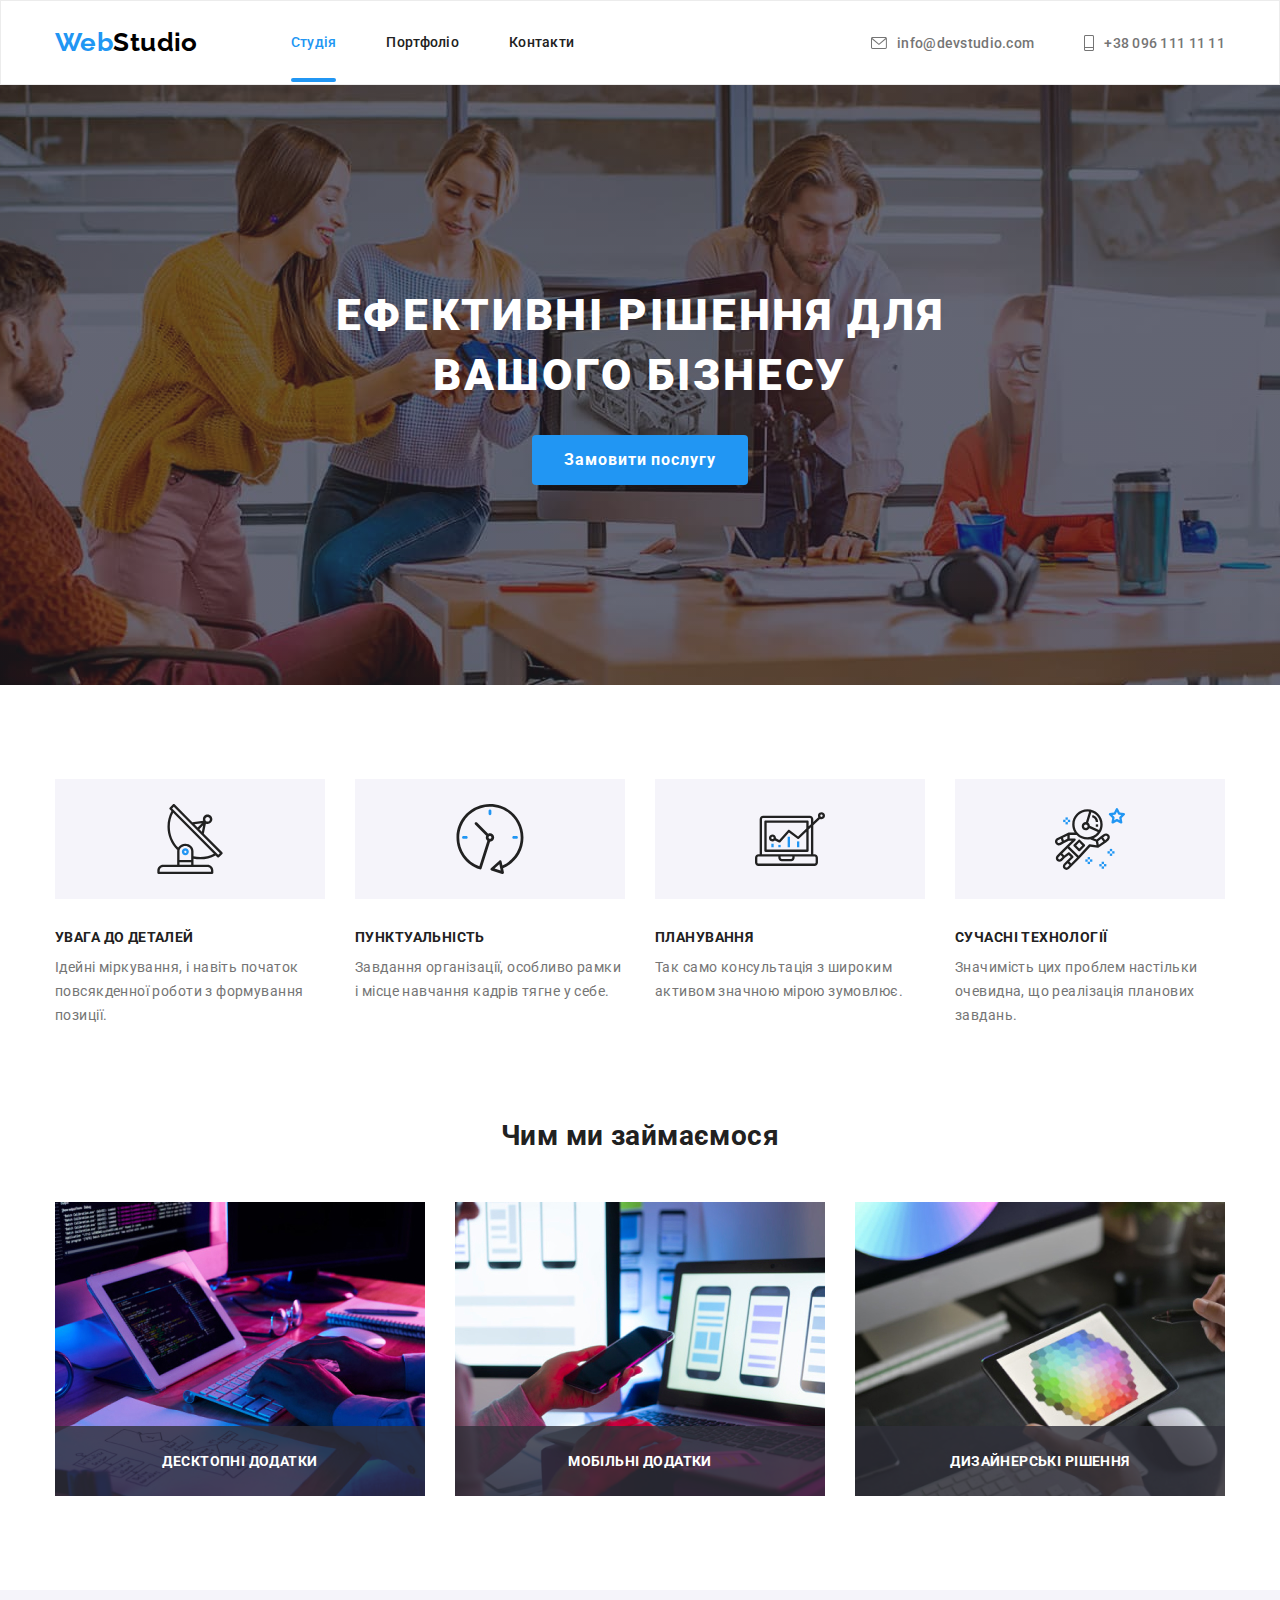
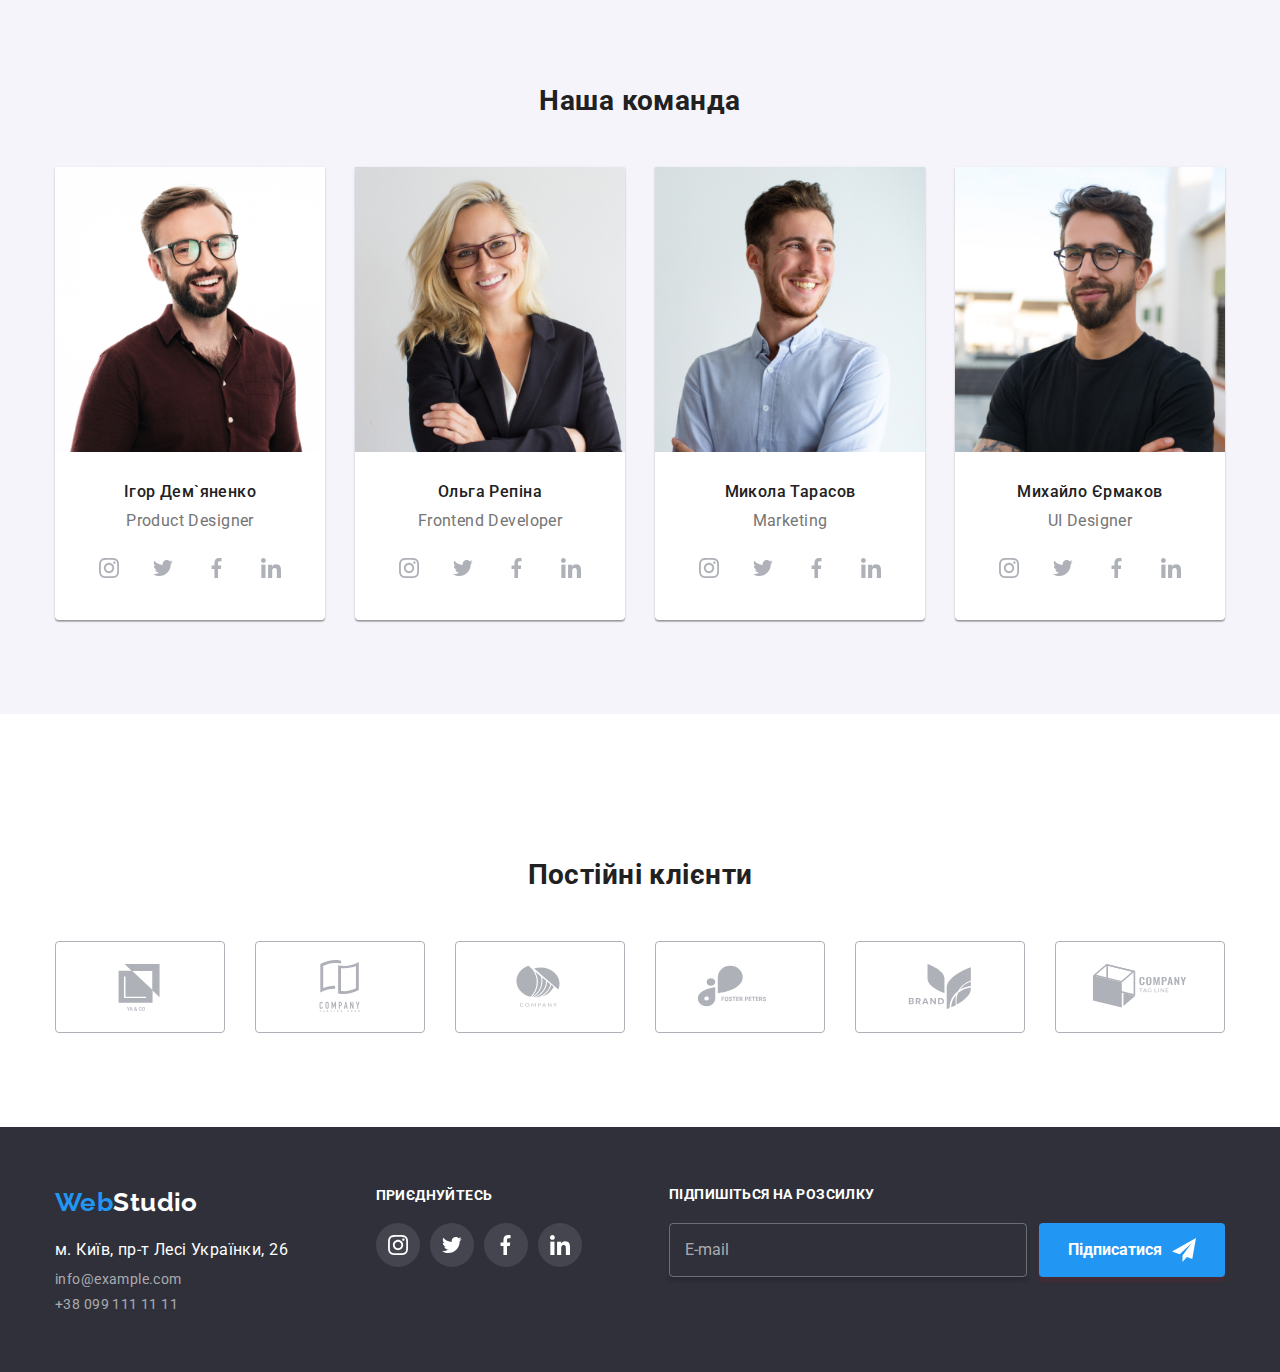
<file: index.html>
<!DOCTYPE html>
<html lang="ru">
  <head>
    <meta charset="UTF-8" />
    <meta http-equiv="X-UA-Compatible" content="IE=edge" />
    <meta name="viewport" content="width=device-width, initial-scale=1.0" />
    <title>WebStudio</title>
    <link rel="preconnect" href="https://fonts.googleapis.com" />
    <link rel="preconnect" href="https://fonts.gstatic.com" crossorigin />
    <link
      href="https://fonts.googleapis.com/css2?family=Raleway:wght@700&family=Roboto:wght@400;500;700&display=swap"
      rel="stylesheet"
    />
    <link rel="stylesheet" href="https://cdn.jsdelivr.net/npm/modern-normalize@1.1.0/modern-normalize.min.css">
    <link rel="stylesheet" href="./css/main.min.css">
  </head>
  <body>
    <header class="header">
      <div class="container page-header-container">
        <nav class="page-nav">
          <a class="logo link" href="./index.html"><span class="blue">Web</span>Studio </a>
          <ul class="menu list">
            <li class="menu__list">
              <a class="menu__item current link" href="./index.html">Студія</a>
            </li>
            <li class="menu__list">
              <a class="menu__item link" href="about.html">Портфоліо</a>
            </li>
            <li class="menu__list">
              <a class="menu__item link" href="./index.html">Контакти</a>
            </li>
          </ul>
        </nav>
        <button type="button" class="mobile-menu-open" data-menu-open>
          <svg class="mobile-menu-open__icon" width="40" height="40">
            <use href="./images/symbol-defs.svg#icon-burger"></use>
          </svg>
        </button>
          <ul class="contact list ">
            <li class="item">
              <a class="mail-link link" href="mailto:info@devstudio.com" lang="en">
                <svg class="nav-contacts-icon " width="16px" height="12px">
                  <use href="./images/symbol-defs.svg#icon-mail"></use>
                </svg>

                info@devstudio.com</a>
            </li>
            <li class="item">
              <a class="phone-number link" href="tel:+380961111111">
                <svg class="nav-contacts-icon " width="10px" height="16px">
                  <use href="./images/symbol-defs.svg#icon-phone"></use>
                </svg>+38 096 111 11 11</a>
            </li>
          </ul>
          <div class="mobile-menu" data-menu>
              <button class="mobile-menu__close-btn" data-menu-close>
                <svg class="mobile-menu__close-icon" width="24" height="24">
                  <use href="./images/symbol-defs.svg#icon-close_24px"></use>
                </svg>
              </button>
                <nav class="page-nav">
                  <ul class="menu-1 list">
                    <li class="menu__list">
                      <a class="menu__item current link" href="./index.html">Студія</a>
                    </li>
                    <li class="menu__list">
                      <a class="menu__item link" href="about.html">Портфоліо</a>
                    </li>
                    <li class="menu__list">
                      <a class="menu__item link" href="./index.html">Контакти</a>
                    </li>
                  </ul>
                </nav>
                <ul class="contact-1 list ">
                  <li class="item">
                    <a class="phone-number link" href="tel:+380961111111">+38 096 111 11 11</a>
                  </li>
                  <li class="item">
                    <a class="mail-link link" href="mailto:info@devstudio.com" lang="en">
               
                      info@devstudio.com</a>
                  </li>
                </ul>
                <ul class="menu__socials-text socials-text list">
                  <li class="socials-text__item">
                    <a href="#" class="socials-text__link link">Instagram</a>
                  </li>
                  <li class="socials-text__item">
                    <a href="#" class="socials-text__link link">Twitter</a>
                  </li>
                  <li class="socials-text__item">
                    <a href="#" class="socials-text__link link">Facebook</a>
                  </li>
                  <li class="socials-text__item">
                    <a href="#" class="socials-text__link link">LinkedIn</a>
                  </li>
                </ul>
              </div>
      </div>
    </header>
    <main>
      <section class="section hero">
        <div class="hero__side container">
          <h1 class="hero__title">Ефективні рішення для вашого бізнесу</h1>
          <button class="modal-btn" type="button" data-modal-open>Замовити послугу</button>
        </div>
      </section>
      <section class="section">
        <div class="container">
          <h2 hidden>Інформація</h2>
          <ul class="about-list list">
            <li class="about-list__item">
              <div class="feature-icon">
                <svg class="feature-icon__item">
                  <use href="./images/symbol-defs.svg#icon-antenna"></use>
                </svg>
              </div>
              <h3 class="about">Увага до деталей</h3>
              <p class="about__description">
                Ідейні міркування, і навіть початок повсякденної роботи з формування позиції.
              </p>
            </li>
            <li class="about-list__item">
              <div class="feature-icon">
                <svg class="feature-icon__item">
                  <use href="./images/symbol-defs.svg#icon-time"></use>
                </svg>
              </div>
              <h3 class="about">Пунктуальність</h3>
              <p class="about__description">
                Завдання організації, особливо рамки і місце навчання кадрів тягне у себе.
              </p>
            </li>
            <li class="about-list__item">
              <div class="feature-icon">
                <svg class="feature-icon__item">
                  <use href="./images/symbol-defs.svg#icon-statistics"></use>
                </svg>
              </div>
              <h3 class="about">Планування</h3>
              <p class="about__description">
                Так само консультація з широким активом значною мірою зумовлює.
              </p>
            </li>
            <li class="about-list__item">
              <div class="feature-icon">
                <svg class="feature-icon__item">
                  <use href="./images/symbol-defs.svg#icon-astronaut"></use>
                </svg>
              </div>
              <h3 class="about">Сучасні технології</h3>
              <p class="about__description">
                Значимість цих проблем настільки очевидна, що реалізація планових завдань.
              </p>
            </li>
          </ul>
        </div>
      </section>
      <section class="section about-img">
        <div class="container">
          <h2 class="section__title">Чим ми займаємося</h2>
          <ul class="work-progress list">
            <li>
              <div class="work-progress__item">
                <picture>
                  <source   srcset="
                  ./images/desctop/about-img.jpg 1x,
                  ./images/desctop/about-img@2x.jpg  2x
                "
                media="(min-width: 1200px)"
              /> 
              <img
              src="./images/work/laptopj.jpg"
              alt="ноутбук"
              width="370"
              height="294"/>
              </picture>

                <p class="work-progress-text">
                  Десктопні додатки
                </p>
              </div>
            </li>
            <li>
              <div class="work-progress__item">
                <picture>
                  <source   srcset="
                  ./images/desctop/about-img2.jpg 1x,
                  ./images/desctop/about-img2@2x.jpg  2x
                "
                media="(min-width: 1200px)"
              /> 
              <img
                src="./images/work/tabletj.jpg"
                alt="планшет"
                width="370"
                height="294"/>
              </picture>
  
                <p class="work-progress-text">
                  Мобільні додатки
                </p>
              </div>
            </li>
            <li>
              <div class="work-progress__item">
                <picture>
                  <source   srcset="
                  ./images/desctop/about-img3.jpg 1x,
                  ./images/desctop/about-img3@2x.jpg  2x
                "
                media="(min-width: 1200px)"
              /> 
              <img
              src="./images/work/laptop2j.jpg"
              alt="ноутбук"
              width="370"
              height="294"/>
              </picture>

                <p class="work-progress-text">
                Дизайнерські рішення
                </p>
              </div>
            </li>
          </ul>
        </div>

      </section>
      <section class="team section">
        <div class="container">
          <h2 class="section__title">Наша команда</h2>
          <ul class=" employees list">
            <li class="team-item">
              <picture>
                <source
                  srcset="
                    ./images/phone/team1.jpg 1x,
                    ./images/phone/team1@2x.jpg 2x
                  "
                  media="(max-width: 767px)"
                />
                <source
                srcset="
                  ./images/tablet/team1.jpg 1x,
                  ./images/tablet/team1@2x.jpg 2x
                "
                media="(min-width: 768px)"                      />

                <source
                  srcset="
                    ./images/desctop/team1.jpg 1x,
                    ./images/desctop/team1@2x.jpg 2x
                  "
                  media="(min-width: 1200px)"
                />


                <img
                src="./images/phone/team1.jpg"
                alt="Ігор Дем`яненко"
                width="270"
                height="260"
              />
              </picture>

              <h3  class="employees__name">Ігор Дем`яненко</h3>
              <p  class="employees__position"lang="en">Product Designer</p>
              <ul class="team-social__list">
                <li class="team__social">
                  <a class="team-social__link" href="">
                    <svg class="team-social__icon">
                      <use href="./images/symbol-defs.svg#icon-instagram"></use>
                    </svg>
                  </a>
                </li>
                <li class="team__social">
                  <a class="team-social__link" href="">
                    <svg class="team-social__icon">
                      <use href="./images/symbol-defs.svg#icon-twitter"></use>
                    </svg>
                  </a>
                </li>
                <li class="team__social">
                  <a class="team-social__link" href="">
                    <svg class="team-social__icon">
                      <use href="./images/symbol-defs.svg#icon-facebook"></use>
                    </svg>
                  </a>
                </li>
                <li class="team__social">
                  <a class="team-social__link" href="">
                    <svg class="team-social__icon">
                      <use href="./images/symbol-defs.svg#icon-in"></use>
                    </svg>
                  </a>
                </li>
              </ul>
            </li>
            <li class="team-item">
              <picture>
                <source
                  srcset="
                    ./images/phone/team2.jpg 1x,
                    ./images/phone/team2@2x.jpg 2x
                  "
                  media="(max-width: 767px)"
                />
                <source
                srcset="
                  ./images/tablet/team2.jpg 1x,
                  ./images/tablet/team2@2x.jpg 2x
                "
                media="(min-width: 768px)"                      />

                <source
                  srcset="
                    ./images/desctop/team2.jpg 1x,
                    ./images/desctop/team2@2x.jpg 2x
                  "
                  media="(min-width: 1200px)"
                />


              <img
                src="./images/phone/team2.jpg"
                alt="Ольга Репіна"
                width="270"
                height="260"
              />
            </picture>

              <h3 class="employees__name" >Ольга Репіна</h3>
              <p class="employees__position" lang="en">Frontend Developer</p>
              <ul class="team-social__list">
                <li class="team__social">
                  <a class="team-social__link" href="">
                    <svg class="team-social__icon">
                      <use href="./images/symbol-defs.svg#icon-instagram"></use>
                    </svg>
                  </a>
                </li>
                <li class="team__social">
                  <a class="team-social__link" href="">
                    <svg class="team-social__icon">
                      <use href="./images/symbol-defs.svg#icon-twitter"></use>
                    </svg>
                  </a>
                </li>
                <li class="team__social">
                  <a class="team-social__link" href="">
                    <svg class="team-social__icon">
                      <use href="./images/symbol-defs.svg#icon-facebook"></use>
                    </svg>
                  </a>
                </li>
                <li class="team__social">
                  <a class="team-social__link" href="">
                    <svg class="team-social__icon">
                      <use href="./images/symbol-defs.svg#icon-in"></use>
                    </svg>
                  </a>
                </li>
              </ul>
            </li>
            <li class="team-item">
              <picture>
                <source
                  srcset="
                    ./images/phone/team3.jpg 1x,
                    ./images/phone/team3@2x.jpg 2x
                  "
                  media="(max-width: 767px)"
                />
                <source
                srcset="
                  ./images/tablet/team3.jpg 1x,
                  ./images/tablet/team3@2x.jpg 2x
                "
                media="(min-width: 768px)"                      />

                <source
                  srcset="
                    ./images/desctop/team3.jpg 1x,
                    ./images/desctop/team3@2x.jpg 2x
                  "
                  media="(min-width: 1200px)"
                />


                <img
                src="./images/phone/team3.jpg"
                alt="Микола Тарасов"
                width="270"
                height="260"
              />
            </picture>
  
              <h3 class="employees__name" >Микола Тарасов</h3>
              <p class="employees__position" lang="en">Marketing</p>
              <ul class="team-social__list">
                <li class="team__social">
                  <a class="team-social__link" href="">
                    <svg class="team-social__icon">
                      <use href="./images/symbol-defs.svg#icon-instagram"></use>
                    </svg>
                  </a>
                </li>
                <li class="team__social">
                  <a class="team-social__link" href="">
                    <svg class="team-social__icon">
                      <use href="./images/symbol-defs.svg#icon-twitter"></use>
                    </svg>
                  </a>
                </li>
                <li class="team__social">
                  <a class="team-social__link" href="">
                    <svg class="team-social__icon">
                      <use href="./images/symbol-defs.svg#icon-facebook"></use>
                    </svg>
                  </a>
                </li>
                <li class="team__social">
                  <a class="team-social__link" href="">
                    <svg class="team-social__icon">
                      <use href="./images/symbol-defs.svg#icon-in"></use>
                    </svg>
                  </a>
                </li>
              </ul>
            </li>
            <li class="team-item">
              <picture>
                <source
                  srcset="
                    ./images/phone/team4.jpg 1x,
                    ./images/phone/team4@2x.jpg 2x
                  "
                  media="(max-width: 767px)"
                />
                <source
                srcset="
                  ./images/tablet/4.jpg 1x,
                  ./images/tablet/team4@2x.jpg 2x
                "
                media="(min-width: 768px)"                      />

                <source
                  srcset="
                    ./images/misha1.jpg 1x,
                    ./images/misha@2x.jpg 2x
                  "
                  media="(min-width: 1200px)"
                />


                <img
                src="./images/phone/team4.jpg"
                alt="Михаил Ермаков"
                width="270"
                height="260"
              />
            </picture>
              <h3 class="employees__name" >Михайло Єрмаков</h3>
              <p class="employees__position" lang="en">UI Designer</p>
              <ul class="team-social__list">
                <li class="team__social">
                  <a class="team-social__link" href="">
                    <svg class="team-social__icon">
                      <use href="./images/symbol-defs.svg#icon-instagram"></use>
                    </svg>
                  </a>
                </li>
                <li class="team__social">
                  <a class="team-social__link" href="">
                    <svg class="team-social__icon">
                      <use href="./images/symbol-defs.svg#icon-twitter"></use>
                    </svg>
                  </a>
                </li>
                <li class="team__social">
                  <a class="team-social__link" href="">
                    <svg class="team-social__icon">
                      <use href="./images/symbol-defs.svg#icon-facebook"></use>
                    </svg>
                  </a>
                </li>
                <li class="team__social">
                  <a class="team-social__link" href="">
                    <svg class="team-social__icon">
                      <use href="./images/symbol-defs.svg#icon-in"></use>
                    </svg>
                  </a>
                </li>
              </ul>
            </li>
          </ul>
        </div>
      </section>
      <section class="section clients">
        <div class="container">
          <h2 class="section__title">Постійні клієнти</h2>
          <ul class="clients list">
            <li class="clients__item">
              <a class="clients__link" href="">
                <svg class="clients-item__logo" widht="106" height="60">
                  <use href="./images/symbol-defs.svg#icon-yaco"></use>
                </svg>
              </a>
            </li>
            <li class="clients__item">
              <a class="clients__link" href="">
                <svg class="clients-item__logo" widht="106" height="60">
                  <use href="./images/symbol-defs.svg#icon-company_tagline"></use>
                </svg>
              </a>
            </li>
            <li class="clients__item">
              <a class="clients__link" href=""
                ><svg class="clients-item__logo" width="106" height="60">
                  <use href="./images/symbol-defs.svg#icon-company"></use>
                </svg>
              </a>
            </li>
            <li class="clients__item">
              <a class="clients__link" href="">
                <svg class="clients-item__logo" width="106" height="60">
                  <use href="./images/symbol-defs.svg#icon-foster_peters"></use>
                </svg>
              </a>
            </li>
            <li class="clients__item">
              <a class="clients__link" href="">
                <svg class="clients-item__logo" width="106" height="60">
                  <use href="./images/symbol-defs.svg#icon-brand"></use>
                </svg>
              </a>
            </li>
            <li class="clients__item">
              <a class="clients__link" href="">
                <svg class="clients-item__logo" width="106" height="60">
                  <use href="./images/symbol-defs.svg#icon-company_tag_line"></use>
                </svg>
              </a>
            </li>
          </ul>
        </div>
      </section>
    </main>
    <footer class="footer ">
      <div class="container footer__address-social">
        <div class="address__contact">
        <a class="footer__logo link" href="./index.html"><span class="blue">Web</span>Studio </a>
        <address class="address">
          <div class="address__contact-div">
            <ul class=" list">
              <li class="footer__list">
                <a class="maps-go link"
                  href="https://goo.gl/maps/N538ZTTaSPctqNAb8"
                  target="_blank"
                  rel="noopener noreferrer"
                  >м. Київ, пр-т Лесі Українки, 26
                </a>
              </li>
              <li class="footer__list">
                <a class="footer__list-mail link" href="mailto:info@example.com" lang="en">info@example.com</a>
              </li>
              <li class="footer__list">
                <a class="footer__list-phone link" href="tel:+380991111111">+38 099 111 11 11</a>
              </li>
            </ul>
        </address>
      </div>
          <div class="social">
            <h3 class="social__title">приєднуйтесь</h3>
            <ul class="social__list">
              <li class="social__list-item">
                <a class="social__link" href="">
                  <svg class="social__link-logo">
                    <use href="./images/symbol-defs.svg#icon-instagram"></use>
                  </svg>
                </a>
              </li>
              <li class="social__list-item">
                <a class="social__link" href="">
                  <svg class="social__link-logo">
                    <use href="./images/symbol-defs.svg#icon-twitter"></use>
                  </svg>
                </a>
              </li>
              <li class="social__list-item">
                <a class="social__link" href="">
                  <svg class="social__link-logo">
                    <use href="./images/symbol-defs.svg#icon-facebook"></use>
                  </svg>
                </a>
              </li>
              <li class="social__list-item">
                <a class="social__link" href="">
                  <svg class="social__link-logo">
                    <use href="./images/symbol-defs.svg#icon-in"></use>
                  </svg>
                </a>
              </li>
            </ul>
          </div>
     <div class="footer-subscribe">
      <form action="#" class="form__subscribe">
        <h2 class="footer__title">Підпишіться на розсилку</h2>
        <div class="form__subscribe-fields">
          <label class="form__field">
            <input type="email" class="form__input" placeholder="E-mail" name="email" />
          </label>
          <button class="button button-submit" type="submit">
            Підписатися
            <svg class="link-svg" width="24" height="24">
              <use href="./icons.svg#icon-send"></use>
            </svg>
          </button>
        </div>
      </form>
    </div>
  </footer>
  <div class="backdrop is-hidden" data-modal>
      <div class="modal">
        <button class="modal-close-btn" type="button" data-modal-close>
          <svg class="modal-close-btn-icon" width="11" height="11">
            <use href="./images/symbol-defs.svg#icon-close-modal"></use>
          </svg>
        </button>
        <form class="modal-form">
          <p class="modal-text">Залиште свої дані, ми вам передзвонимо</p>
          <label class="modal-form__field">
            <span class="modal-form__input-desc"> Ім'я </span>
            <span class="modal-form__input-wrapper">
              <input
                type="text"
                name="user_name"
                class="modal-form__input"
                required
                pattern="[a-zA-Zа-яА-Я]+"
                minlength="2"
              />
              <svg class="modal-form__input-icon" width="12" height="12">
                <use href="./icons.svg#icon-name"></use>
              </svg>            
            </span>
          </label>

          <label class="modal-form__field">
            <span class="modal-form__input-desc"> Телефон </span>
            <span class="modal-form__input-wrapper">

              <input
                type="tel"
                name="user_phone"
                class="modal-form__input"
                required
                pattern="[0-9]{3}-[0-9]{3}-[0-9]{2}-[0-9]{2}"
                title="xxx-xxx-xx-xx"
              />
              <svg class="modal-form__input-icon" width="13" height="13">
                <use href="./icons.svg#icon-phone"></use>
              </svg>
              </span>
              </label>
              
              <label class="modal-form__field">
                <span class="modal-form__input-desc">Пошта</span> 
                <span class="modal-form__input-wrapper">         
                <input
                type="email"
                name="user_name"
                class="modal-form__input"
                required
                pattern="[a-zA-Zа-яА-Я]+"
                minlength="2"> 
                <svg class="modal-form__input-icon" width="15" height="12">
                  <use href="./icons.svg#icon-mail"></use>
                </svg>
                </span>  
              </label>
              <label class="modal-form__field-desc">
                <span class="modal-form__input-desc">Коментар</span>
      
                <textarea name="user_massege" class="modal-form-message" placeholder="Введіть текст"></textarea>
              </label>

              <label for="user_policy" class="modal-form-check-desc"
              >
              <input
              id="user_policy"
              type="checkbox"
              name="user_policy"
              class="modal-form-check visually-hidden"
            />
Погоджуюся з розсилкою та приймаю&nbsp;<a
                href=""
                class="modal-form-check-desc-link link"
                >Умови договору</a
              >
            </label>
              <button type="submit" class="modal-btn-form">Відправити</button>
            </form>
      </div>
  </div>
    
  <script src="./js/mobile-menu.js"></script>

  <script src="./js/modal.js"></script>
  </body>
</html>
</file>
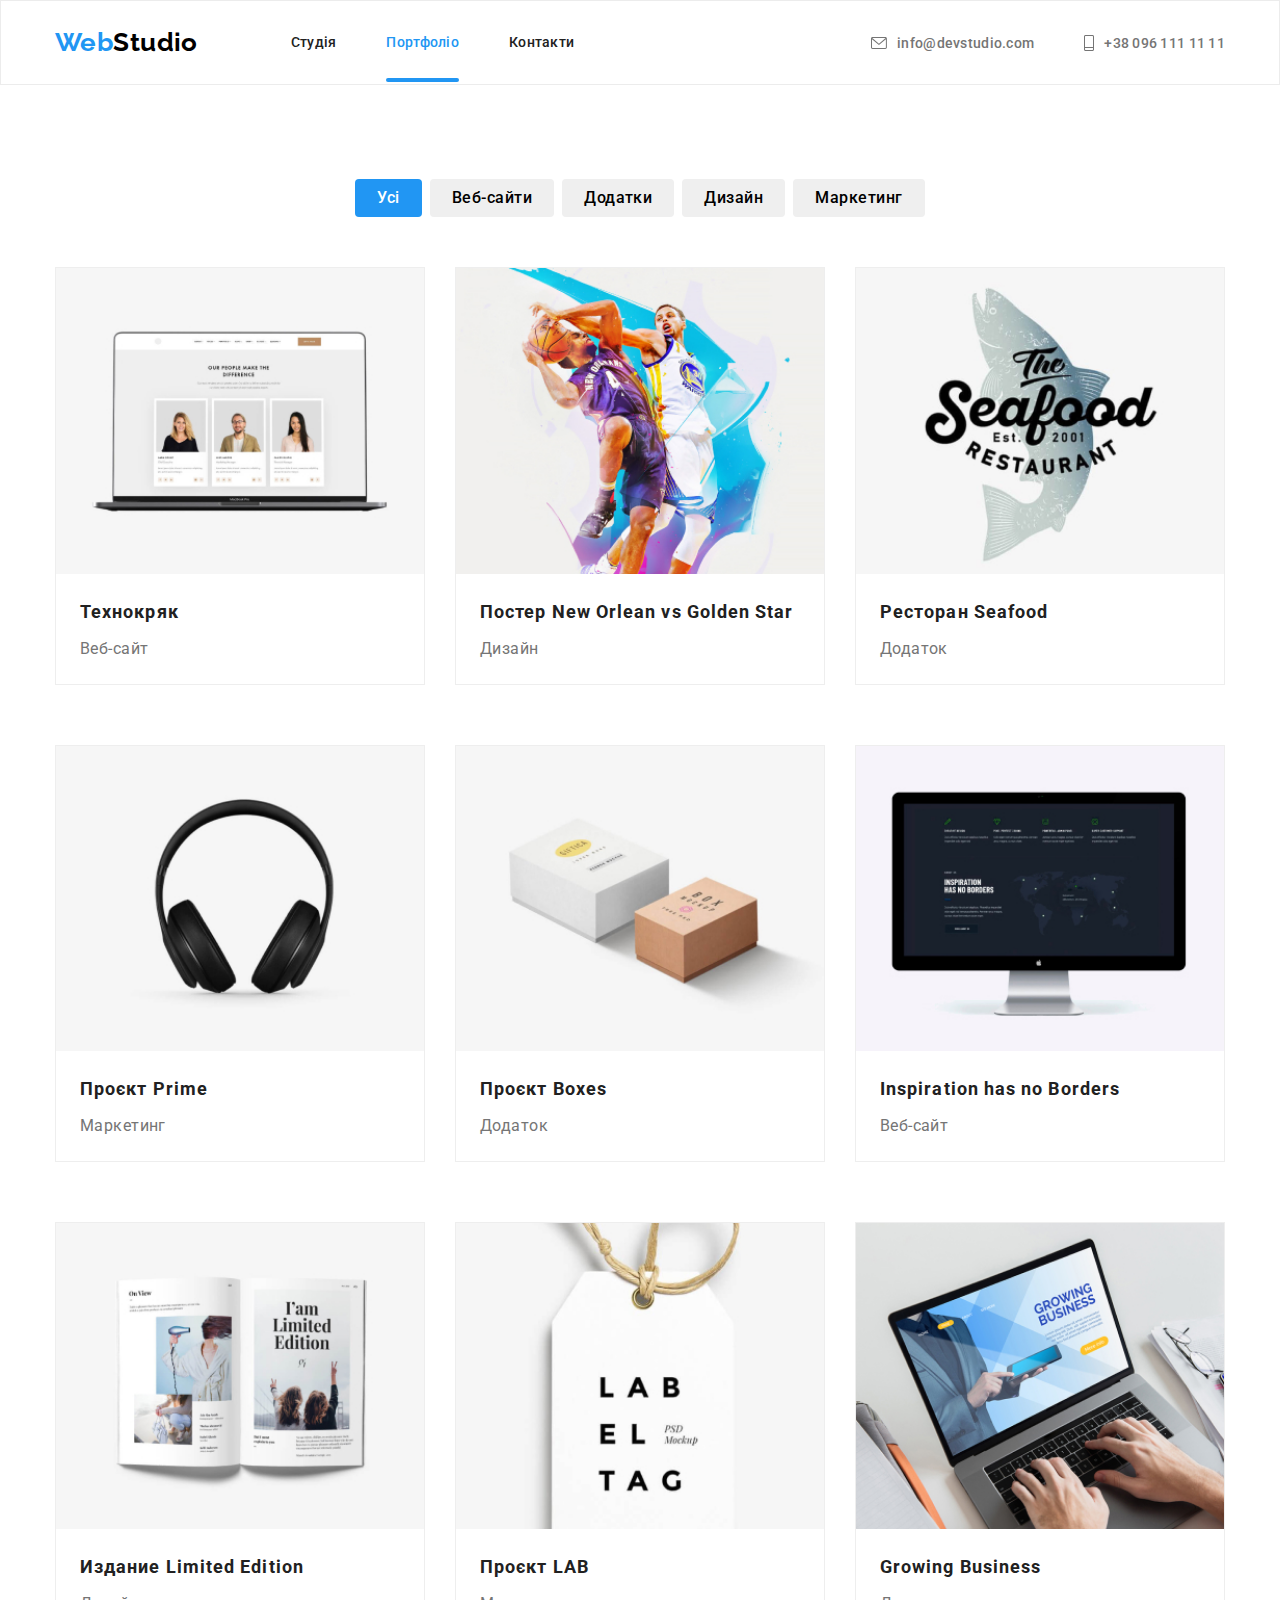
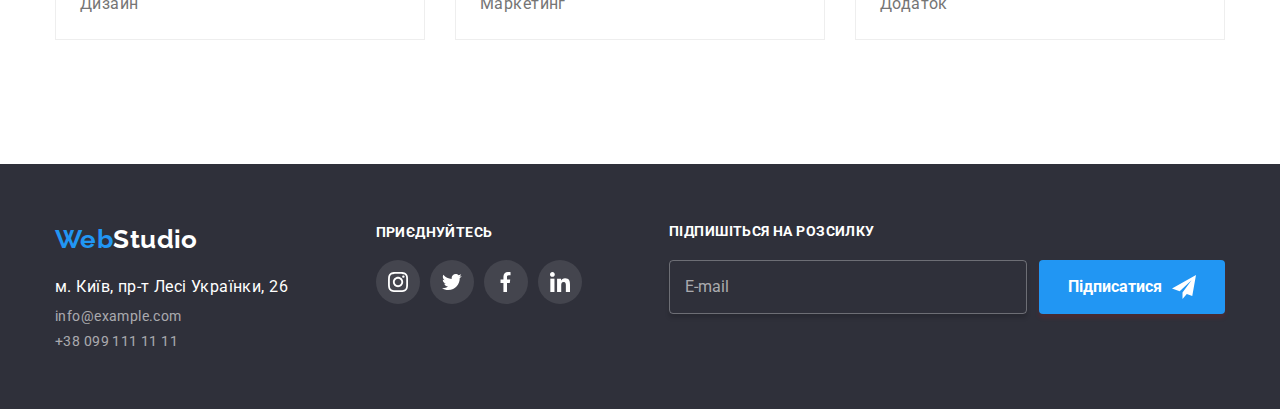
<file: about.html>
<!DOCTYPE html>
<html lang="ru">
  <head>
    <meta charset="UTF-8" />
    <meta http-equiv="X-UA-Compatible" content="IE=edge" />
    <meta name="viewport" content="width=device-width, initial-scale=1.0" />
    <title>WebStudio</title>
    <link rel="preconnect" href="https://fonts.googleapis.com" />
    <link rel="preconnect" href="https://fonts.gstatic.com" crossorigin />
    <link
      href="https://fonts.googleapis.com/css2?family=Raleway:wght@700&family=Roboto:wght@400;500;700&display=swap"
      rel="stylesheet"
    />
    <link rel="stylesheet" href="https://cdn.jsdelivr.net/npm/modern-normalize@1.1.0/modern-normalize.min.css">  
      <link rel="stylesheet" href="./css/main.min.css">
  </head>
  <body>
    <header class="header">
      <div class="container page-header-container">
        <nav class="page-nav">
          <a class="logo link" href="./index.html"><span class="blue">Web</span>Studio </a>
          <ul class="menu list">
            <li class="menu__list">
              <a class="menu__item  link" href="./index.html">Студія</a>
            </li>
            <li class="menu__list">
              <a class="menu__item current link" href="about.html">Портфоліо</a>
            </li>
            <li class="menu__list">
              <a class="menu__item link" href="./index.html">Контакти</a>
            </li>
          </ul>
        </nav>
        <button type="button" class="mobile-menu-open" data-menu-open>
          <svg class="mobile-menu-open__icon" width="40" height="40">
            <use href="./images/symbol-defs.svg#icon-burger"></use>
          </svg>
        </button>
          <ul class="contact list ">
            <li class="item">
              <a class="mail-link link" href="mailto:info@devstudio.com" lang="en">
                <svg class="nav-contacts-icon " width="16px" height="12px">
                  <use href="./images/symbol-defs.svg#icon-mail"></use>
                </svg>

                info@devstudio.com</a>
            </li>
            <li class="item">
              <a class="phone-number link" href="tel:+380961111111">
                <svg class="nav-contacts-icon " width="10px" height="16px">
                  <use href="./images/symbol-defs.svg#icon-phone"></use>
                </svg>+38 096 111 11 11</a>
            </li>
          </ul>
          <div class="mobile-menu" data-menu>
            <div class="container mobile-menu__container">
              <button class="mobile-menu__close-btn" data-menu-close>
                <svg class="mobile-menu__close-icon" width="24" height="24">
                  <use href="./images/symbol-defs.svg#icon-close_24px"></use>
                </svg>
              </button>
                <nav class="page-nav">
                  <ul class="menu-1 list">
                    <li class="menu__list">
                      <a class="menu__item  link" href="./index.html">Студія</a>
                    </li>
                    <li class="menu__list">
                      <a class="menu__item current link" href="about.html">Портфоліо</a>
                    </li>
                    <li class="menu__list">
                      <a class="menu__item link" href="./index.html">Контакти</a>
                    </li>
                  </ul>
                </nav>
                <ul class="contact-1 list ">
                  <li class="item">
                    <a class="phone-number link" href="tel:+380961111111">+38 096 111 11 11</a>
                  </li>
                  <li class="item">
                    <a class="mail-link link" href="mailto:info@devstudio.com" lang="en">
               
                      info@devstudio.com</a>
                  </li>
                </ul>
                <ul class="menu__socials-text socials-text list">
                  <li class="socials-text__item">
                    <a href="#" class="socials-text__link link">Instagram</a>
                  </li>
                  <li class="socials-text__item">
                    <a href="#" class="socials-text__link link">Twitter</a>
                  </li>
                  <li class="socials-text__item">
                    <a href="#" class="socials-text__link link">Facebook</a>
                  </li>
                  <li class="socials-text__item">
                    <a href="#" class="socials-text__link link">LinkedIn</a>
                  </li>
                </ul>
              </div>
      </div>
    </header>
      <main>
        <section class="section projects">
          <div class="container">
            <h1 class="projects__title">Приклади робот</h1>
            <ul class="filter">
              <li class="filter__item">
                <button class="button button__active active" type="button">Усі</button>
              </li>
              <li class="filter__item"><button class="button button__active button.current," type="button">Веб-сайти</button></li>
              <li class="filter__item"><button class="button button__active button.current," type="button">Додатки</button></li>
              <li class="filter__item"><button class="button button__active button.current," type="button">Дизайн</button></li>
              <li class="filter__item"><button class="button button__active button.current," type="button">Маркетинг</button></li>
            </ul>
                <ul class="project list">
                  <li class="product  ">
                    <a href="" class="product__link link">
                    <div class="product__list-img">
                      <picture>
                      <source
                        srcset="
                          ./images/phone/porfolio1.jpg 1x,
                          ./images/phone/porfolio1@2x.jpg 2x
                        "
                        media="(max-width: 767px)"
                      />
                      <source
                      srcset="
                        ./images/tablet/porfolio1.jpg 1x,
                        ./images/tablet/porfolio1@2x.jpg 2x
                      "
                      media="(min-width: 768px)"                      />

                      <source
                        srcset="
                          ./images/desctop/porfolio1.jpg 1x,
                          ./images/desctop/porfolio1@2x.jpg 2x
                        "
                        media="(min-width: 1200px)"
                      />

  
                      <img src="./images/project/laptop.jpg" alt="laptop" />

                    </picture>
  
                        <p class="product__text">
                          Ресурс пропонує комплексні пропозиції з різним рівнем функціоналу та сервісів. Все це дозволить відвідувачу отримати вичерпні відомості про компанію чи приватну особу.
                        </p>
                      </div>
                      <div>
                        <h2 class="name">Технокряк</h2>
                        <p class="product__technology">Веб-сайт</p>
                    </div>
                  </a>
                  </li>
                  <li class="product  ">                      
                    <a href="" class="product__link link">
                    <div class="product__list-img">
                      <picture>
                        <source
                          srcset="
                            ./images/phone/porfolio2.jpg 1x,
                            ./images/phone/porfolio2@2x.jpg 2x
                          "
                          media="(max-width: 767px)"
                        />
                        <source
                        srcset="
                          ./images/tablet/porfolio2.jpg 1x,
                          ./images/tablet/porfolio2@2x.jpg 2x
                        "
                        media="(min-width: 768px)"                      />
  
                        <source
                          srcset="
                            ./images/desctop/porfolio2.jpg 1x,
                            ./images/desctop/porfolio2@2x.jpg 2x
                          "
                          media="(min-width: 1200px)"
                        />
  
    
                        <img src="./images/project/basket.jpg" alt="basket" />
  
                      </picture>
                        <p class="product__text">
                          Ресурс пропонує комплексні пропозиції з різним рівнем функціоналу та сервісів. Все це дозволить відвідувачу отримати вичерпні відомості про компанію чи приватну особу.
                        </p>
                      </div>
                      <div>
                      <h2 class="name">Постер New Orlean vs Golden Star</h2>
                      <p class="product__technology">Дизайн</p>
                  </div>
                </a>
                  </li>
                  <li class="product  ">                    
                    <a href=""class="product__link link"> 
                    <div class="product__list-img">
                      <picture>
                        <source
                          srcset="
                            ./images/phone/porfolio3.jpg 1x,
                            ./images/phone/porfolio3@2x.jpg 2x
                          "
                          media="(max-width: 767px)"
                        />
                        <source
                        srcset="
                          ./images/tablet/porfolio3.jpg 1x,
                          ./images/tablet/porfolio3@2x.jpg 2x
                        "
                        media="(min-width: 768px)"                      />
  
                        <source
                          srcset="
                            ./images/desctop/porfolio3.jpg 1x,
                            ./images/desctop/porfolio3@2x.jpg 2x
                          "
                          media="(min-width: 1200px)"
                        />
  
    
                        <img src="./images/project/seafoot.jpg" alt="seafoot" />
  
                      </picture>
                        <p class="product__text">
                          Ресурс пропонує комплексні пропозиції з різним рівнем функціоналу та сервісів. Все це дозволить відвідувачу отримати вичерпні відомості про компанію чи приватну особу.
                        </p>
                      </div>
                      <div>
                    <h2 class="name">Ресторан Seafood</h2>
                    <p class="product__technology">Додаток</p>
                  </div>
                </a>
                  </li>
                  <li class="product  ">
                    <a href="" class="product__link link">
                      <div class="product__list-img">
                        <picture>
                          <source
                            srcset="
                              ./images/phone/porfolio4.jpg 1x,
                              ./images/phone/porfolio4@2x.jpg 2x
                            "
                            media="(max-width: 767px)"
                          />
                          <source
                          srcset="
                            ./images/tablet/porfolio4.jpg 1x,
                            ./images/tablet/porfolio4@2x.jpg 2x
                          "
                          media="(min-width: 768px)"                      />
    
                          <source
                            srcset="
                              ./images/desctop/porfolio4.jpg 1x,
                              ./images/desctop/porfolio4@2x.jpg 2x
                            "
                            media="(min-width: 1200px)"
                          />
    
      
                          <img src="./images/project/prime.jpg" alt="prime" />
    
                        </picture>
                        <p class="product__text">
                          Ресурс пропонує комплексні пропозиції з різним рівнем функціоналу та сервісів. Все це дозволить відвідувачу отримати вичерпні відомості про компанію чи приватну особу.
                        </p>
                      </div>
                      <div>
                      <h2 class="name">Проєкт Prime</h2>
                      <p class="product__technology">Маркетинг</p>
                      </div>    
                    </a>
                  </li>
                  <li class="product  ">
                    <a href="" class="product__link link">
                    <div class="product__list-img">
                      <picture>
                        <source
                          srcset="
                            ./images/phone/porfolio5.jpg 1x,
                            ./images/phone/porfolio5@2x.jpg 2x
                          "
                          media="(max-width: 767px)"
                        />
                        <source
                        srcset="
                          ./images/tablet/porfolio5.jpg 1x,
                          ./images/tablet/porfolio5@2x.jpg 2x
                        "
                        media="(min-width: 768px)"                      />
  
                        <source
                          srcset="
                            ./images/desctop/porfolio5.jpg 1x,
                            ./images/desctop/porfolio5@2x.jpg 2x
                          "
                          media="(min-width: 1200px)"
                        />
  
    
                        <img src="./images/project/box.jpg" alt="box" />
  
                      </picture>
                        <p class="product__text">
                          Ресурс пропонує комплексні пропозиції з різним рівнем функціоналу та сервісів. Все це дозволить відвідувачу отримати вичерпні відомості про компанію чи приватну особу.
                        </p>
                      </div>
                      <div>
                      <h2 class="name">Проєкт Boxes</h2>
                      <p class="product__technology">Додаток</p>
                  </div>
                </a>
                  </li>
                  <li class="product  ">
                    <a href="" class="product__link link">
                    <div class="product__list-img">
                      <picture>
                        <source
                          srcset="
                            ./images/phone/porfolio6.jpg 1x,
                            ./images/phone/porfolio6@2x.jpg 2x
                          "
                          media="(max-width: 767px)"
                        />
                        <source
                        srcset="
                          ./images/tablet/porfolio6.jpg 1x,
                          ./images/tablet/porfolio6@2x.jpg 2x
                        "
                        media="(min-width: 768px)"                      />
  
                        <source
                          srcset="
                            ./images/desctop/porfolio6.jpg 1x,
                            ./images/desctop/porfolio6@2x.jpg 2x
                          "
                          media="(min-width: 1200px)"
                        />
  
    
                        <img src="./images/project/borders.jpg" alt="borders" />
                      </picture>
                        <p class="product__text">
                          Ресурс пропонує комплексні пропозиції з різним рівнем функціоналу та сервісів. Все це дозволить відвідувачу отримати вичерпні відомості про компанію чи приватну особу.
                        </p>
                      </div>
                      <div>
                      <h2 class="name">Inspiration has no Borders</h2>
                      <p class="product__technology">Веб-сайт</p>
                  </div>
                </a>
                  </li>
                  <li class="product  ">
                    <a href="" class="product__link link">
                    <div class="product__list-img">
                      <picture>
                        <source
                          srcset="
                            ./images/phone/porfolio7.jpg 1x,
                            ./images/phone/porfolio7@2x.jpg 2x
                          "
                          media="(max-width: 767px)"
                        />
                        <source
                        srcset="
                          ./images/tablet/porfolio7.jpg 1x,
                          ./images/tablet/porfolio7@2x.jpg 2x
                        "
                        media="(min-width: 768px)"                      />
  
                        <source
                          srcset="
                            ./images/desctop/porfolio7.jpg 1x,
                            ./images/desctop/porfolio7@2x.jpg 2x
                          "
                          media="(min-width: 1200px)"
                        />
  
    
                        <img src="./images/project/limited.jpg" alt="limited" />
  
                      </picture>
                        <p class="product__text">
                          Ресурс пропонує комплексні пропозиції з різним рівнем функціоналу та сервісів. Все це дозволить відвідувачу отримати вичерпні відомості про компанію чи приватну особу.
                        </p>
                      </div>
                      <div>
                      <h2 class="name">Издание Limited Edition</h2>
                      <p class="product__technology">Дизайн</p>
                  </div>
                </a>
                  </li>
                  <li class="product  ">
                    <a href="" class="product__link link">
                    <div class="product__list-img">
                      <picture>
                        <source
                          srcset="
                            ./images/phone/porfolio8.jpg 1x,
                            ./images/phone/porfolio8@2x.jpg 2x
                          "
                          media="(max-width: 767px)"
                        />
                        <source
                        srcset="
                          ./images/tablet/porfolio8.jpg 1x,
                          ./images/tablet/porfolio8@2x.jpg 2x
                        "
                        media="(min-width: 768px)"                      />
  
                        <source
                          srcset="
                            ./images/desctop/porfolio8.jpg 1x,
                            ./images/desctop/porfolio8@2x.jpg 2x
                          "
                          media="(min-width: 1200px)"
                        />
  
    
                        <img src="./images/project/lab.jpg" alt="lab" />
  
                      </picture>
                        <p class="product__text">
                          Ресурс пропонує комплексні пропозиції з різним рівнем функціоналу та сервісів. Все це дозволить відвідувачу отримати вичерпні відомості про компанію чи приватну особу.
                        </p>
                      </div>
                      <div>
                      <h2 class="name">Проєкт LAB</h2>
                      <p class="product__technology" >Маркетинг</p>
                  </div>
                </a>
                  </li>
                  <li class="product  ">
                    <a href="" class="product__link link">
                    <div class="product__list-img">
                      <picture>
                        <source
                          srcset="
                            ./images/phone/porfolio9.jpg 1x,
                            ./images/phone/porfolio9@2x.jpg 2x
                          "
                          media="(max-width: 767px)"
                        />
                        <source
                        srcset="
                          ./images/tablet/porfolio9.jpg 1x,
                          ./images/tablet/porfolio9@2x.jpg 2x
                        "
                        media="(min-width: 768px)"                      />
  
                        <source
                          srcset="
                            ./images/desctop/porfolio9.jpg 1x,
                            ./images/desctop/porfolio9@2x.jpg 2x
                          "
                          media="(min-width: 1200px)"
                        />
  
    
                        <img
                        src="./images/project/growingbusiness.jpg"
                        alt="growingbusiness"
                      />  
                      </picture>
                    
                        <p class="product__text">
                          Ресурс пропонує комплексні пропозиції з різним рівнем функціоналу та сервісів. Все це дозволить відвідувачу отримати вичерпні відомості про компанію чи приватну особу.
                        </p>
                      </div>
                      <div>
                    <h2 class="name">Growing Business</h2>
                    <p class="product__technology">Додаток</p>
                  </div>
                </a>
                  </li>
                </ul>
          </div>
            </section>  
    </main>
    <footer class="footer ">
      <div class="container footer__address-social">
        <div class="address__contact">
        <a class="footer__logo link" href="./index.html"><span class="blue">Web</span>Studio </a>
        <address class="address">
          <div class="address__contact">
            <ul class=" list">
              <li class="footer__list">
                <a class="maps-go link"
                  href="https://goo.gl/maps/N538ZTTaSPctqNAb8"
                  target="_blank"
                  rel="noopener noreferrer"
                  >м. Київ, пр-т Лесі Українки, 26
                </a>
              </li>
              <li class="footer__list">
                <a class="footer__list-mail link" href="mailto:info@example.com" lang="en">info@example.com</a>
              </li>
              <li class="footer__list">
                <a class="footer__list-phone link" href="tel:+380991111111">+38 099 111 11 11</a>
              </li>
            </ul>
        </address>
      </div>
          <div class="social">
            <h3 class="social__title">приєднуйтесь</h3>
            <ul class="social__list">
              <li class="social__list-item">
                <a class="social__link" href="">
                  <svg class="social__link-logo " width="20" height="20">
                    <use href="./images/symbol-defs.svg#icon-instagram"></use>
                  </svg>
                </a>
              </li>
              <li class="social__list-item">
                <a class="social__link" href="">
                  <svg class="social__link-logo " width="20" height="20">
                    <use href="./images/symbol-defs.svg#icon-twitter"></use>
                  </svg>
                </a>
              </li>
              <li class="social__list-item">
                <a class="social__link" href="">
                  <svg class="social__link-logo " width="20" height="20">
                    <use href="./images/symbol-defs.svg#icon-facebook"></use>
                  </svg>
                </a>
              </li>
              <li class="social__list-item">
                <a class="social__link" href="">
                  <svg class="social__link-logo " width="20" height="20">
                    <use href="./images/symbol-defs.svg#icon-in"></use>
                  </svg>
                </a>
              </li>
            </ul>
          </div>
     <div class="footer-subscribe">
      <form action="#" class="form__subscribe">
        <h2 class="footer__title">Підпишіться на розсилку</h2>
        <div class="form__subscribe-fields">
          <label class="form__field">
            <input type="email" class="form__input" placeholder="E-mail" name="email" />
          </label>
          <button class="button button-submit" type="submit">
            Підписатися
            <svg class="link-svg" width="24" height="24">
              <use href="./icons.svg#icon-send"></use>
            </svg>
          </button>
        </div>
      </form>
    </div>
  </footer>
  <script src="./js/mobile-menu.js"></script>

  </body>
</html>
</file>
<file: css/main.min.css>
:root{--background: #ffffff;--text-color: #757575;--active-color: #2196f3;--title-color: #212121;--text-primary-color: #ffffff;--black: #000;--hero-color: #2f303a;--icon-color: #afb1b8;--background-icon: #f5f4fa;--icon-bg-color: rgba(255, 255, 255, 0.1);--border-color: #eeeeee;--transition-dur-and-func: 250ms cubic-bezier(0.4, 0, 0.2, 1)}.visually-hidden{position:absolute;width:1px;height:1px;margin:-1px;border:0;padding:0;white-space:nowrap;clip-path:inset(100%);clip:rect(0 0 0 0);overflow:hidden}.modal-close-btn{display:flex;align-items:center;justify-content:center}body{font-family:"Roboto",sans-serif;font-size:14px;letter-spacing:.03em;color:var(--text-color);background-color:var(--background)}h1,h2,h3,p{margin-top:0;margin-bottom:0}ul,ol{margin-top:0;margin-bottom:0;padding-left:0}img{display:block;width:100%;height:auto}button{cursor:pointer}.list{list-style:none}.link{text-decoration:none}.button__active.active{background-color:var(--active-color);color:var(--text-primary-color)}.html,body{overflow-x:hidden}.modal-btn{display:inline-block;border:none;border-radius:4px;padding:10px 32px;min-width:200px;font-family:"Roboto";font-size:16px;font-weight:700;line-height:1.875;align-items:center;letter-spacing:.06em;color:var(--text-primary-color);background-color:var(--active-color);cursor:pointer;transition:background-color var(--transition-dur-and-func)}.modal-btn:hover,.modal-btn:focus{background-color:#188ce8}.button__active{display:inline-block;border:none;border-radius:4px;margin-top:0;margin-bottom:0;padding:6px 22px;font-family:inherit;font-size:16px;font-weight:500;line-height:1.625;text-align:center;letter-spacing:.03em;cursor:pointer;transition:background-color var(--transition-dur-and-func),box-shadow var(--transition-dur-and-func),color var(--transition-dur-and-func)}.button__active:not(:last-child){margin-left:8px}.button-submit:hover,.button-submit:focus{background-color:#0861ab}.form__subscribe .button-submit svg{margin-left:10px;fill:var(--text-primary-color)}.modal-close-btn{position:absolute;top:8px;right:8px;width:30px;height:30px;border-radius:50%;background-color:rgba(0,0,0,0);border:1px solid rgba(0,0,0,.1);padding:0;transition:border-color var(--transition-dur-and-func),fill var(--transition-dur-and-func)}.modal-close-btn:hover,.modal-close-btn:focus{border-color:var(--active-color)}.modal-close-btn:hover .modal-close-btn-icon,.modal-close-btn:focus .modal-close-btn-icon{fill:var(--active-color)}.modal-btn-form{align-self:center;display:inline-block;border:none;border-radius:4px;padding:10px 32px;min-width:200px;font-family:"Roboto";font-size:16px;font-weight:700;line-height:1.875;align-items:center;letter-spacing:.06em;color:var(--text-primary-color);background-color:var(--active-color);cursor:pointer;transition:background-color var(--transition-dur-and-func)}.modal-btn-form:hover,.modal-btn-form:focus{background-color:#1472c0}.button.current,.button:hover,.button:focus{color:var(--text-primary-color);background-color:var(--active-color);box-shadow:0px 3px 1px rgba(0,0,0,.1),0px 1px 2px rgba(0,0,0,.08),0px 2px 2px rgba(0,0,0,.12)}.modal-close-btn-icon{transition:fill var(--transition-dur-and-func)}.section__title{font-size:36px;font-weight:700;line-height:1.1666666667;text-align:center;color:var(--title-color)}.backdrop{position:fixed;top:0;left:0;width:100%;height:100%;background:rgba(0,0,0,.2);z-index:100;transition:opacity var(--transition-dur-and-func),visibility var(--transition-dur-and-func)}.backdrop.is-hidden{opacity:0;visibility:hidden;pointer-events:none}@media screen and (max-width: 366px){.modal{position:absolute;top:50%;left:50%;transform:translate(-50%, -50%);max-width:450px;width:calc(100% - 30px);background:var(--text-primary-color);padding:40px}.modal-form{display:flex;flex-direction:column}.modal-text{font-style:normal;font-size:20px;font-weight:700;line-height:1.15;text-align:center;color:var(--title-color);margin-bottom:12px}.modal-form__field{margin-bottom:10px}.modal-form__input-desc{display:block;font-style:normal;font-size:12px;font-weight:400;line-height:1.1666666667;letter-spacing:.01em;color:var(--text-color);margin-bottom:4px}.modal-form__input-wrapper{position:relative}.modal-form__input{display:block;width:100%;height:40px;border:1px solid rgba(33,33,33,.2);border-radius:4px;padding-left:42px;font-size:12px;font-weight:400;line-height:1.1666666667;letter-spacing:.01em;color:var(--black);transition:border-color var(--transition-dur-and-func),fill var(--transition-dur-and-func)}.modal-form__input:focus{outline:none;border-color:var(--active-color);transition:fill var(--transition-dur-and-func)}.modal-form__input:focus+.modal-form__input-icon{fill:var(--active-color)}.modal-form__input-icon{position:absolute;top:50%;left:12px;transform:translateY(-50%);transition:fill var(--transition-dur-and-func)}.modal-form__field-desc{margin-bottom:20px}.modal-form-check-desc{display:flex;align-items:center;justify-content:center;margin-bottom:30px;line-height:1.4;flex-wrap:wrap;letter-spacing:.03em;color:var(--text-color);transition:background-image 2s linear}.modal-form-check-desc::before{content:"";display:block;width:15px;height:15px;margin-right:7px;cursor:pointer;border:solid 2px var(--title-color);border-radius:2px;transition:background-color var(--transition-dur-and-func)}.modal-form-check-desc{font-size:9px;font-weight:400;line-height:1.5555555556;color:var(--text-color)}.modal-form-check:checked+.modal-form-check-desc::before{background-color:var(--active-color);border:rgba(0,0,0,0);background-image:url(../images/check.svg);background-size:13px 10px;background-position:center;background-repeat:no-repeat}.modal-form-check:focus+.modal-form-check-desc::before{outline:1px solid var(--active-color);border:none}.modal-form-check-desc-link{display:inline-block;flex-wrap:wrap;color:var(--active-color);border-bottom:1px solid var(--active-color)}.modal-form-message{display:block;border:1px solid rgba(33,33,33,.2);border-radius:4px;resize:none;width:100%;height:120px;padding:12px 16px;transition:border-color var(--transition-dur-and-func)}.modal-form-message:focus{outline:none;border-color:var(--active-color)}.modal-form-message::placeholder{font-size:12px;font-weight:400;line-height:1.1666666667;letter-spacing:.01em;color:rgba(117,117,117,.5)}}@media screen and (min-width: 367px)and (max-width: 767px){.modal{position:absolute;top:50%;left:50%;transform:translate(-50%, -50%);max-width:450px;width:calc(100% - 30px);background:var(--text-primary-color);padding:40px}.modal-form{display:flex;flex-direction:column}.modal-text{font-style:normal;font-size:20px;font-weight:700;line-height:1.15;text-align:center;color:var(--title-color);margin-bottom:12px}.modal-form__field{margin-bottom:10px}.modal-form__input-desc{display:block;font-style:normal;font-size:12px;font-weight:400;line-height:1.1666666667;letter-spacing:.01em;color:var(--text-color);margin-bottom:4px}.modal-form__input-wrapper{position:relative}.modal-form__input{display:block;width:100%;height:40px;border:1px solid rgba(33,33,33,.2);border-radius:4px;padding-left:42px;font-size:12px;font-weight:400;line-height:1.1666666667;letter-spacing:.01em;color:var(--black);transition:border-color var(--transition-dur-and-func),fill var(--transition-dur-and-func)}.modal-form__input:focus{outline:none;border-color:var(--active-color);transition:fill var(--transition-dur-and-func)}.modal-form__input:focus+.modal-form__input-icon{fill:var(--active-color)}.modal-form__input-icon{position:absolute;top:50%;left:12px;transform:translateY(-50%);transition:fill var(--transition-dur-and-func)}.modal-form__field-desc{margin-bottom:20px}.modal-form-check-desc{display:flex;align-items:center;justify-content:center;margin-bottom:30px;line-height:1.4;flex-wrap:wrap;letter-spacing:.03em;color:var(--text-color);transition:background-image 2s linear}.modal-form-check-desc::before{content:"";display:block;width:15px;height:15px;margin-right:7px;cursor:pointer;border:solid 2px var(--title-color);border-radius:2px;transition:background-color var(--transition-dur-and-func)}.modal-form-check-desc{font-size:12px;font-weight:400;line-height:1.1666666667;color:var(--text-color)}.modal-form-check:checked+.modal-form-check-desc::before{background-color:var(--active-color);border:rgba(0,0,0,0);background-image:url(../images/check.svg);background-size:13px 10px;background-position:center;background-repeat:no-repeat}.modal-form-check:focus+.modal-form-check-desc::before{outline:1px solid var(--active-color);border:none}.modal-form-check-desc-link{display:inline-block;flex-wrap:wrap;color:var(--active-color);border-bottom:1px solid var(--active-color)}.modal-form-message{display:block;border:1px solid rgba(33,33,33,.2);border-radius:4px;resize:none;width:100%;height:120px;padding:12px 16px;transition:border-color var(--transition-dur-and-func)}.modal-form-message:focus{outline:none;border-color:var(--active-color)}.modal-form-message::placeholder{font-size:12px;font-weight:400;line-height:1.1666666667;letter-spacing:.01em;color:rgba(117,117,117,.5)}}@media screen and (min-width: 768px){.modal{position:absolute;top:50%;left:50%;transform:translate(-50%, -50%);width:calc(100% - 159px);max-width:450px;background:var(--text-primary-color);padding:40px}.modal-form{display:flex;flex-direction:column}.modal-text{font-style:normal;font-size:20px;font-weight:700;line-height:1.15;text-align:center;color:var(--title-color);margin-bottom:12px}.modal-form__field{margin-bottom:10px}.modal-form__input-desc{display:block;font-style:normal;font-size:12px;font-weight:400;line-height:1.1666666667;letter-spacing:.01em;color:var(--text-color);margin-bottom:4px}.modal-form__input-wrapper{position:relative}.modal-form__input{display:block;width:100%;height:40px;border:1px solid rgba(33,33,33,.2);border-radius:4px;padding-left:42px;font-size:12px;font-weight:400;line-height:1.1666666667;letter-spacing:.01em;color:var(--black);transition:border-color var(--transition-dur-and-func),fill var(--transition-dur-and-func)}.modal-form__input:focus{outline:none;border-color:var(--active-color);transition:fill var(--transition-dur-and-func)}.modal-form__input:focus+.modal-form__input-icon{fill:var(--active-color)}.modal-form__input-icon{position:absolute;top:50%;left:12px;transform:translateY(-50%);transition:fill var(--transition-dur-and-func)}.modal-form__field-desc{margin-bottom:20px}.modal-form-check-desc{display:flex;align-items:center;justify-content:center;margin-bottom:30px;line-height:1.4;flex-wrap:wrap;letter-spacing:.03em;color:var(--text-color);transition:background-image 2s linear}.modal-form-check-desc::before{content:"";display:block;width:15px;height:15px;margin-right:7px;cursor:pointer;border:solid 2px var(--title-color);border-radius:2px;transition:background-color var(--transition-dur-and-func)}.modal-form-check-desc{font-size:12px;font-weight:400;line-height:1.1666666667;color:var(--text-color)}.modal-form-check:checked+.modal-form-check-desc::before{background-color:var(--active-color);border:rgba(0,0,0,0);background-image:url(../images/check.svg);background-size:13px 10px;background-position:center;background-repeat:no-repeat}.modal-form-check:focus+.modal-form-check-desc::before{outline:1px solid var(--active-color);border:none}.modal-form-check-desc-link{display:inline-block;color:var(--active-color);border-bottom:1px solid var(--active-color)}.modal-form-message{display:block;border:1px solid rgba(33,33,33,.2);border-radius:4px;resize:none;width:100%;height:120px;padding:12px 16px;transition:border-color var(--transition-dur-and-func)}.modal-form-message:focus{outline:none;border-color:var(--active-color)}.modal-form-message::placeholder{font-size:12px;font-weight:400;line-height:1.1666666667;letter-spacing:.01em;color:rgba(117,117,117,.5)}}@media screen and (min-width: 1200px){.modal{position:absolute;top:50%;left:50%;transform:translate(-50%, -50%);max-width:528px;height:580px;width:calc(100% - 536px);background:var(--text-primary-color);padding:40px}.modal-form{display:flex;flex-direction:column}.modal-text{margin-bottom:12px;font-size:20px;font-weight:700;line-height:1.15;text-align:center;color:var(--title-color)}.modal-form__field{margin-bottom:10px}.modal-form__input-desc{display:block;font-style:normal;font-size:12px;font-weight:400;line-height:1.1666666667;letter-spacing:.01em;color:var(--text-color);margin-bottom:4px}.modal-form__input-wrapper{position:relative}.modal-form__input{display:block;width:100%;height:40px;border:1px solid rgba(33,33,33,.2);border-radius:4px;padding-left:42px;font-size:12px;font-weight:400;line-height:1.1666666667;letter-spacing:.01em;color:var(--black);transition:border-color var(--transition-dur-and-func),fill var(--transition-dur-and-func)}.modal-form__input:focus{outline:none;border-color:var(--active-color);transition:fill var(--transition-dur-and-func)}.modal-form__input:focus+.modal-form__input-icon{fill:var(--active-color)}.modal-form__input-icon{position:absolute;top:50%;left:12px;transform:translateY(-50%);transition:fill var(--transition-dur-and-func)}.modal-form__field-desc{margin-bottom:20px}.modal-form-check-desc{display:flex;align-items:center;justify-content:center;margin-bottom:30px;line-height:1.4;letter-spacing:.03em;color:var(--text-color);transition:background-image 2s linear}.modal-form-check-desc::before{content:"";display:block;width:15px;height:15px;margin-right:7px;cursor:pointer;border:solid 2px var(--title-color);border-radius:2px;transition:background-color var(--transition-dur-and-func)}.modal-form-check-desc{font-size:14px;font-weight:400;line-height:1.7142857143;color:var(--text-color)}.modal-form-check:checked+.modal-form-check-desc::before{background-color:var(--active-color);border:rgba(0,0,0,0);background-image:url(../images/check.svg);background-size:13px 10px;background-position:center;background-repeat:no-repeat}.modal-form-check:focus+.modal-form-check-desc::before{outline:1px solid var(--active-color);border:none}.modal-form-check-desc-link{display:inline-block;color:var(--active-color);border-bottom:1px solid var(--active-color)}.modal-form-message{display:block;border:1px solid rgba(33,33,33,.2);border-radius:4px;resize:none;width:100%;height:120px;padding:12px 16px;transition:border-color var(--transition-dur-and-func)}.modal-form-message:focus{outline:none;border-color:var(--active-color)}.modal-form-message::placeholder{font-size:12px;font-weight:400;line-height:1.1666666667;letter-spacing:.01em;color:rgba(117,117,117,.5)}}@media screen and (max-width: 767px){.projects__title{font-size:0;color:rgba(0,0,0,0)}.filter{display:flex;gap:8px;justify-content:flex-start;flex-wrap:wrap}}@media screen and (min-width: 768px){.projects__title{font-size:0;color:rgba(0,0,0,0)}.filter{list-style:none;display:flex;justify-content:center;margin-bottom:50px}.filter__item:not(:last-child){margin-right:8px}}@media screen and (min-width: 1200px){.projects__title{font-size:0;color:rgba(0,0,0,0)}.filter{list-style:none;display:flex;justify-content:center;margin-bottom:50px}.filter__item:not(:last-child){margin-right:8px}}.projects__title{font-size:0;color:rgba(0,0,0,0)}.filter{list-style:none;display:flex;margin-bottom:50px}.filter__item:not(:last-child){margin-right:8px}.section{padding:94px 0}.container{padding-left:15px;padding-right:15px}@media screen and (min-width: 480px){.container{max-width:480px;margin-left:auto;margin-right:auto}}@media screen and (min-width: 768px){.container{max-width:768px}}@media screen and (min-width: 1200px){.container{max-width:1200px}}@media screen and (max-width: 321px){.container{max-width:322px}}@media screen and (min-width: 768px){.mobile-menu{display:none}}.mobile-menu{position:fixed;width:100%;height:100%;top:0;left:0;z-index:1000;background-color:#fff;opacity:0;visibility:hidden;pointer-events:none;flex-direction:column;right:0;overflow:scroll;padding:48px 10px 48px 40px}.mobile-menu.is-open{opacity:1;visibility:visible;pointer-events:auto;transition:opacity var(--transition-dur-and-func),visibility var(--transition-dur-and-func)}.mobile-menu__close-btn{position:absolute;top:25px;right:21px;background-color:rgba(0,0,0,0);border:none;padding:0;line-height:0}@media screen and (max-width: 321px){.phone-number{display:flex;align-items:center;font-size:25px;font-weight:500;line-height:1.6;letter-spacing:.02em;color:var(--active-color);fill:var(--icon-color);transition:color var(--transition-dur-and-func),fill var(--transition-dur-and-func);margin-bottom:32px}.menu{display:none}.contact{display:none}.logo{font-family:"Raleway",sans-serif;font-size:26px;font-weight:700;line-height:1.1923076923;color:var(--black);margin-right:93px;padding-top:24px;padding-bottom:25px;display:block;padding-left:15px}.blue{color:var(--active-color)}.mobile-menu-open{background-color:rgba(0,0,0,0);border:none;padding:0;line-height:0}.page-header .contact-link{color:var(--text-color)}.page-header-container{display:flex;align-items:center}.page-nav{display:flex;align-items:center}.menu__item{font-size:40px;font-weight:500;line-height:1.175;letter-spacing:.02em;color:var(--title-color);padding-top:32px;padding-bottom:32px;transition:color var(--transition-dur-and-func)}.menu__item.current{position:relative;color:var(--active-color)}.menu__item.current,.menu__item:focus,.menu__item:hover,.menu__item .contact:focus,.menu__item .contact:hover{color:var(--active-color)}.menu__list:not(:last-child){margin-bottom:32px}.mail-link{display:flex;align-items:center;font-size:21px;font-weight:500;line-height:1.3333333333;letter-spacing:.02em;flex-wrap:wrap;color:var(--text-color);fill:var(--icon-color);transition:color var(--transition-dur-and-func),fill var(--transition-dur-and-func)}.nav-contacts-icon{fill:currentColor;margin-right:10px}.phone-number:hover,.phone-number:focus,.footer__list-phone:hover,.footer__list-phone:focus{color:var(--active-color)}.menu-1{margin-bottom:302px}.contact-1{margin-bottom:64px}.menu__socials-text{display:flex;flex-wrap:wrap}.socials-text__item{position:relative;flex-basis:calc(50% - 94px)}.socials-text__item:not(:last-child){margin-right:64px}.socials-text__item:after{content:"";position:absolute;right:-10px;top:0;display:block;height:100%;width:1px;background-color:rgba(33,33,33,.2);left:137px}.socials-text__link{font-size:18px;font-weight:500;line-height:1.2222222222;letter-spacing:.02em;color:var(--active-color)}.header{border:1px solid #ececec}}@media screen and (min-width: 322px)and (max-width: 767px){.menu{display:none}.contact{display:none}.logo{font-family:"Raleway",sans-serif;font-size:26px;font-weight:700;line-height:1.1923076923;color:var(--black);margin-right:93px;padding-top:24px;padding-bottom:25px;display:block;padding-left:15px}.blue{color:var(--active-color)}.mobile-menu-open{background-color:rgba(0,0,0,0);border:none;padding:0;line-height:0}.page-header .contact-link{color:var(--text-color)}.page-header-container{display:flex;align-items:center}.page-nav{display:flex;align-items:center}.menu__item{font-size:40px;font-weight:500;line-height:1.175;letter-spacing:.02em;color:var(--title-color);padding-top:32px;padding-bottom:32px;transition:color var(--transition-dur-and-func)}.menu__item.current{position:relative;color:var(--active-color)}.menu__item.current,.menu__item:focus,.menu__item:hover,.menu__item .contact:focus,.menu__item .contact:hover{color:var(--active-color)}.menu__list:not(:last-child){margin-bottom:32px}.mail-link{display:flex;align-items:center;font-size:24px;font-weight:500;line-height:1.1666666667;letter-spacing:.02em;flex-wrap:wrap;color:var(--text-color);fill:var(--icon-color);transition:color var(--transition-dur-and-func),fill var(--transition-dur-and-func)}.nav-contacts-icon{fill:currentColor;margin-right:10px}.phone-number{display:flex;align-items:center;font-size:34px;font-weight:500;line-height:1.1764705882;letter-spacing:.02em;color:var(--active-color);fill:var(--icon-color);transition:color var(--transition-dur-and-func),fill var(--transition-dur-and-func);margin-bottom:32px}.phone-number:hover,.phone-number:focus,.footer__list-phone:hover,.footer__list-phone:focus{color:var(--active-color)}.menu-1{margin-bottom:302px}.contact-1{margin-bottom:64px}.menu__socials-text{display:flex;flex-wrap:wrap}.socials-text__item{position:relative}.socials-text__item:not(:last-child){margin-right:20px}.socials-text__item:not(:last-child):after{content:"";position:absolute;right:-10px;top:0;display:block;height:100%;width:1px;background-color:rgba(33,33,33,.2)}.socials-text__link{font-size:18px;font-weight:500;line-height:1.2222222222;letter-spacing:.02em;color:var(--active-color)}.header{border:1px solid #ececec}}.page-header-container{display:flex;justify-content:space-between;align-items:center}@media screen and (min-width: 768px){.mobile-menu-open{display:none}.page-header .contact-link{color:var(--text-color)}.page-header-container{display:flex;align-items:center}.page-nav{display:flex;align-items:center}.logo{font-family:"Raleway",sans-serif;font-size:26px;font-weight:700;line-height:1.1923076923;color:var(--black);margin-right:88px;padding-top:26px;padding-bottom:26px;display:block}.menu__item{font-size:14px;font-weight:500;line-height:1.1428571429;letter-spacing:.02em;color:var(--title-color);padding-top:32px;padding-bottom:32px;transition:color var(--transition-dur-and-func)}.menu__item.current{position:relative;color:var(--active-color)}.menu__item.current,.menu__item:focus,.menu__item:hover,.menu__item .contact:focus,.menu__item .contact:hover{color:var(--active-color)}.menu__item.current::after{content:"";display:block;width:100%;height:4px;border-radius:2px;background:var(--active-color);position:absolute;display:block;left:0;bottom:0}.menu__list,.contact{list-style:none}.menu{display:flex;align-items:center;padding-top:32px;padding-bottom:32px;color:var(--primary-text-color)}.menu__list:not(:last-child){margin-right:50px}.blue{color:var(--active-color)}.mail-link{display:flex;align-items:center;margin-bottom:10px;font-size:14px;font-weight:500;line-height:1.1428571429;letter-spacing:.02em;color:var(--text-color);fill:var(--icon-color);transition:color var(--transition-dur-and-func),fill var(--transition-dur-and-func)}.nav-contacts-icon{fill:currentColor;margin-right:10px}.phone-number{display:flex;align-items:center;font-size:14px;font-weight:500;line-height:1.1428571429;letter-spacing:.02em;color:var(--text-color);fill:var(--icon-color);transition:color var(--transition-dur-and-func),fill var(--transition-dur-and-func)}.phone-number:hover,.phone-number:focus,.footer__list-phone:hover,.footer__list-phone:focus{color:var(--active-color)}.contact{align-items:center;margin-left:auto}.header{border:1px solid #ececec}}@media screen and (min-width: 1200px){.page-header .contact-link{color:var(--text-color)}.page-header-container{display:flex;align-items:center}.page-nav{display:flex;align-items:center}.logo{font-family:"Raleway",sans-serif;font-size:26px;font-weight:700;line-height:1.1923076923;color:var(--black);margin-right:93px;padding-top:26px;padding-bottom:26px;display:block}.menu__item{font-size:14px;font-weight:500;line-height:1.1428571429;letter-spacing:.02em;color:var(--title-color);padding-top:32px;padding-bottom:32px;transition:color var(--transition-dur-and-func)}.menu__item.current{position:relative;color:var(--active-color)}.menu__item.current,.menu__item:focus,.menu__item:hover,.menu__item .contact:focus,.menu__item .contact:hover{color:var(--active-color)}.menu__item.current::after{content:"";display:block;width:100%;height:4px;border-radius:2px;background:var(--active-color);position:absolute;display:block;left:0;bottom:0}.menu__list,.contact{list-style:none}.menu{display:flex;align-items:center;padding-top:32px;padding-bottom:32px;color:var(--primary-text-color)}.menu__list:not(:last-child){margin-right:50px}.blue{color:var(--active-color)}.mail-link{display:flex;align-items:center;padding-top:32px;padding-bottom:21px;font-size:14px;font-weight:500;line-height:1.1428571429;letter-spacing:.02em;color:var(--text-color);fill:var(--icon-color);transition:color var(--transition-dur-and-func),fill var(--transition-dur-and-func)}.nav-contacts-icon{fill:currentColor;margin-right:10px}.contact .item+.item{margin-left:50px}.phone-number{display:flex;align-items:center;padding-top:32px;padding-bottom:32px;font-size:14px;font-weight:500;line-height:1.1428571429;letter-spacing:.02em;color:var(--text-color);fill:var(--icon-color);transition:color var(--transition-dur-and-func),fill var(--transition-dur-and-func)}.phone-number:hover,.phone-number:focus,.footer__list-phone:hover,.footer__list-phone:focus{color:var(--active-color)}.contact{display:flex;align-items:center;margin-left:auto}.header{border:1px solid #ececec}}@media screen and (max-width: 767px){.hero{padding:120px 0;background-color:var(--hero-color);text-align:center;margin-right:auto;margin-left:auto;background-repeat:no-repeat;background-image:linear-gradient(to right, rgba(47, 48, 58, 0.4), rgba(47, 48, 58, 0.4)),url(../images/phone/backround.jpg);background-position:center;background-size:cover}}@media screen and (max-width: 767px)and (min-device-pixel-ratio: 2),screen and (max-width: 767px)and (-webkit-min-device-pixel-ratio: 2),screen and (max-width: 767px)and (min-resolution: 192dpi),screen and (max-width: 767px)and (min-resolution: 2dppx){.hero{background-image:linear-gradient(to right, rgba(47, 48, 58, 0.4), rgba(47, 48, 58, 0.4)),url(../images/phone/backround@2x.jpg)}}@media screen and (max-width: 767px){.hero__title{margin-top:0;margin-bottom:30px;margin-left:auto;margin-right:auto;font-size:26px;font-weight:900;line-height:1.6153846154;text-align:center;letter-spacing:.06em;text-transform:uppercase;color:var(--text-primary-color)}}@media screen and (min-width: 768px){.hero{padding:118px 0;background-color:var(--hero-color);text-align:center;max-width:1199px;margin-right:auto;margin-left:auto;background-repeat:no-repeat;background-image:linear-gradient(to right, rgba(47, 48, 58, 0.4), rgba(47, 48, 58, 0.4)),url(../images/tablet/backround.jpg);background-position:center;background-size:cover}}@media screen and (min-width: 768px)and (min-device-pixel-ratio: 2),screen and (min-width: 768px)and (-webkit-min-device-pixel-ratio: 2),screen and (min-width: 768px)and (min-resolution: 192dpi),screen and (min-width: 768px)and (min-resolution: 2dppx){.hero{background-image:linear-gradient(to right, rgba(47, 48, 58, 0.4), rgba(47, 48, 58, 0.4)),url(../images/tablet/backround@2x.jpg)}}@media screen and (min-width: 768px){.hero__title{margin-top:0;margin-bottom:30px;margin-left:auto;margin-right:auto;width:360px;font-size:26px;font-weight:900;line-height:1.6153846154;text-align:center;letter-spacing:.06em;text-transform:uppercase;color:var(--text-primary-color)}}@media screen and (min-width: 1200px){.hero{padding:200px 0;background-color:var(--hero-color);text-align:center;max-width:1600px;margin-right:auto;margin-left:auto;background-repeat:no-repeat;background-image:linear-gradient(to right, rgba(47, 48, 58, 0.4), rgba(47, 48, 58, 0.4)),url(../images/backround/backround.jpg);background-position:center;background-size:cover}}@media screen and (min-width: 1200px)and (min-device-pixel-ratio: 2),screen and (min-width: 1200px)and (-webkit-min-device-pixel-ratio: 2),screen and (min-width: 1200px)and (min-resolution: 192dpi),screen and (min-width: 1200px)and (min-resolution: 2dppx){.hero{background-image:linear-gradient(to right, rgba(47, 48, 58, 0.4), rgba(47, 48, 58, 0.4)),url(../images/desctop/backround@2x.jpg)}}@media screen and (min-width: 1200px){.hero__title{margin-top:0;margin-bottom:30px;margin-left:auto;margin-right:auto;width:696px;font-size:44px;font-weight:900;line-height:1.3636363636;text-align:center;letter-spacing:.06em;text-transform:uppercase;color:var(--text-primary-color)}}@media screen and (max-width: 767px){.about-list{flex-wrap:wrap;gap:30px}.about{font-size:14px;font-weight:700;line-height:1.1428571429;text-transform:uppercase;color:var(--title-color);margin-bottom:10px;text-align:center}.about__description{font-size:14px;font-weight:400;line-height:1.7142857143;flex-wrap:wrap;height:70px}.feature-icon{flex-wrap:wrap;display:flex;justify-content:center;align-items:center;height:120px;margin-bottom:30px;background-color:var(--background-icon)}.feature-icon__item{display:flex;flex-wrap:wrap;width:70px;height:70px}.about-list__item{width:100%}}@media screen and (min-width: 768px){.about-list{display:flex;flex-wrap:wrap;gap:30px}.about{font-size:14px;font-weight:700;line-height:1.1428571429;text-transform:uppercase;color:var(--title-color);margin-bottom:10px}.about__description{font-size:14px;font-weight:400;line-height:1.7142857143;flex-wrap:wrap;width:270px;height:70px}.feature-icon{flex-wrap:wrap;height:120px;display:flex;justify-content:center;align-items:center;margin-bottom:30px;background-color:var(--background-icon)}.feature-icon__item{display:flex;flex-wrap:wrap;width:70px;height:70px}.about-list__item{flex-basis:calc((100% - 30px)/2)}}@media screen and (min-width: 1200px){.about-list{display:flex;flex-wrap:wrap;gap:30px}.about{font-size:14px;font-weight:700;line-height:1.1428571429;text-transform:uppercase;color:var(--title-color);margin-bottom:10px}.about__description{font-size:14px;font-weight:400;line-height:1.7142857143;flex-wrap:wrap;width:270px;height:70px}.feature-icon{flex-wrap:wrap;display:flex;justify-content:center;align-items:center;height:120px;margin-bottom:30px;background-color:var(--background-icon)}.feature-icon__item{display:flex;flex-wrap:wrap;width:70px;height:70px}.about-list__item{flex-basis:calc((100% - 30px)/5)}}@media screen and (max-width: 767px){.about-img{display:none}}@media screen and (max-width: 1199px){.about-img{display:none}}.about-img{padding-top:0}.work-progress{margin-top:50px;display:flex;gap:30px}.work-progress__item{position:relative}.work-progress-text{position:absolute;bottom:0;left:0;width:100%;margin-bottom:0;padding:27px 0;text-align:center;color:var(--text-primary-color);font-size:14px;font-weight:700;line-height:1.1428571429;text-transform:uppercase;background-color:rgba(47,48,58,.8)}@media screen and (max-width: 767px){.team{background:#f5f4fa}.team-item{background-color:var(--text-primary-color);box-shadow:0px 1px 3px rgba(0,0,0,.12),0px 1px 1px rgba(0,0,0,.14),0px 2px 1px rgba(0,0,0,.2);border-radius:0px 0px 4px 4px}.employees{margin-top:50px;display:flex;gap:30px;flex-wrap:wrap;width:100%}.employees__name{font-size:16px;font-weight:500;line-height:1.1875;text-align:center;color:var(--title-color);margin-bottom:10px;padding-top:30px}.employees__position{font-size:16px;font-weight:400;line-height:1.1875;text-align:center;margin-bottom:16px}.team-social__list{display:flex;gap:10px;justify-content:center;margin:0px;padding-bottom:30px}.team__social{display:flex;justify-content:center}.team-social__link{width:44px;height:44px;border-radius:50%;display:flex;align-items:center;justify-content:center;fill:var(--icon-color);transition:background-color var(--transition-dur-and-func),fill var(--transition-dur-and-func)}.team-social__link:hover,.team-social__link:focus{fill:var(--text-primary-color);background:var(--active-color)}.team-social__icon{width:20px;height:20px}.section__title{font-size:28px;font-weight:700;line-height:1.1785714286;text-align:center;color:var(--title-color)}}@media screen and (min-width: 768px){.team{background:#f5f4fa}.team-item{background-color:var(--text-primary-color);box-shadow:0px 1px 3px rgba(0,0,0,.12),0px 1px 1px rgba(0,0,0,.14),0px 2px 1px rgba(0,0,0,.2);border-radius:0px 0px 4px 4px}.employees{margin-top:50px;display:flex;gap:30px;flex-wrap:wrap}.employees__name{font-size:16px;font-weight:500;line-height:1.1875;text-align:center;color:var(--title-color);margin-bottom:10px;padding-top:30px}.employees__position{font-size:16px;font-weight:400;line-height:1.1875;text-align:center;margin-bottom:16px}.team-social__list{display:flex;gap:10px;justify-content:center;margin:0px;padding-bottom:30px}.team__social{display:flex;justify-content:center}.team-social__link{width:44px;height:44px;border-radius:50%;display:flex;align-items:center;justify-content:center;fill:var(--icon-color);transition:background-color var(--transition-dur-and-func),fill var(--transition-dur-and-func)}.team-social__link:hover,.team-social__link:focus{fill:var(--text-primary-color);background:var(--active-color)}.team-social__icon{width:20px;height:20px}.section__title{font-size:28px;font-weight:700;line-height:1.1785714286;text-align:center;color:var(--title-color)}}@media screen and (min-width: 1200px){.team{background:#f5f4fa}.team-item{background-color:var(--text-primary-color);box-shadow:0px 1px 3px rgba(0,0,0,.12),0px 1px 1px rgba(0,0,0,.14),0px 2px 1px rgba(0,0,0,.2);border-radius:0px 0px 4px 4px}.employees{margin-top:50px;display:flex;gap:30px;flex-wrap:nowrap}.employees__name{font-size:16px;font-weight:500;line-height:1.1875;text-align:center;color:var(--title-color);margin-bottom:10px;padding-top:30px}.employees__position{font-size:16px;font-weight:400;line-height:1.1875;text-align:center;margin-bottom:16px}.team-social__list{display:flex;gap:10px;justify-content:center;margin:0px;padding-bottom:30px}.team__social{display:flex;justify-content:center}.team-social__link{width:44px;height:44px;border-radius:50%;display:flex;align-items:center;justify-content:center;fill:var(--icon-color);transition:background-color var(--transition-dur-and-func),fill var(--transition-dur-and-func)}.team-social__link:hover,.team-social__link:focus{fill:var(--text-primary-color);background:var(--active-color)}.team-social__icon{width:20px;height:20px}}@media screen and (max-width: 767px){.clients{display:flex;gap:30px;margin-top:50px;flex-wrap:wrap}.clients__item{width:calc((100% - 30px)/2)}.clients__link{display:flex;align-items:center;justify-content:center;width:100%;height:92px;border:1px solid var(--icon-color);border-radius:4px;fill:var(--icon-color);transition:fill var(--transition-dur-and-func),border var(--transition-dur-and-func)}.clients__link:hover,.clients__link:focus{fill:var(--active-color);border:1px solid var(--active-color)}}@media screen and (min-width: 768px){.clients{display:flex;justify-content:center;gap:30px;margin-top:50px;flex-wrap:wrap}.clients__link{display:flex;align-items:center;justify-content:center;flex-wrap:wrap;width:226px;height:92px;border:1px solid var(--icon-color);border-radius:4px;fill:var(--icon-color);transition:fill var(--transition-dur-and-func),border var(--transition-dur-and-func)}.clients__link:hover,.clients__link:focus{fill:var(--active-color);border:1px solid var(--active-color)}}@media screen and (min-width: 1200px){.clients{display:flex;justify-content:center;gap:30px;margin-top:50px}.clients__item{width:calc((100% - 150px)/6)}.clients__link{display:flex;align-items:center;justify-content:center;flex-wrap:wrap;width:170px;height:92px;border:1px solid var(--icon-color);border-radius:4px;fill:var(--icon-color);transition:fill var(--transition-dur-and-func),border var(--transition-dur-and-func)}.clients__link:hover,.clients__link:focus{fill:var(--active-color);border:1px solid var(--active-color)}}@media screen and (max-width: 767px){.footer{background-color:var(--hero-color);padding-top:60px;padding-bottom:60px;text-align:center}.footer__logo{font-family:"Raleway",sans-serif;font-size:26px;font-weight:700;line-height:1.1923076923;color:var(--text-primary-color);display:block;margin-bottom:20px}.address{font-style:normal}.address__contact{align-items:baseline;margin-bottom:60px}.footer__list :last-of-type{margin-bottom:0;padding-bottom:0}.footer__list:not(:last-child){margin-bottom:9px}.footer__list{padding-left:auto;padding-right:auto}.maps-go{font-size:14px;font-weight:400;line-height:1.7142857143;color:var(--text-primary-color)}.footer__list-mail,.footer__list-phone{color:rgba(255,255,255,.6);transition:color var(--transition-dur-and-func)}.mail-link:hover,.mail-link:focus,.footer__list-mail:hover,.footer__list-mail:focus{color:var(--active-color)}.footer__address-social{align-items:baseline;justify-content:space-between}}@media screen and (min-width: 768px){.footer{background-color:var(--hero-color);padding-top:60px;padding-bottom:60px;text-align:center}.maps-go{font-size:16px;font-weight:400;line-height:1.5;color:var(--text-primary-color)}.footer__list-mail,.footer__list-phone{color:rgba(255,255,255,.6);transition:color var(--transition-dur-and-func)}.mail-link:hover,.mail-link:focus,.footer__list-mail:hover,.footer__list-mail:focus{color:var(--active-color)}.footer__logo{font-family:"Raleway",sans-serif;font-size:26px;font-weight:700;line-height:1.1923076923;color:var(--text-primary-color);display:block;margin-bottom:20px}.address{font-style:normal}.address__contact{align-items:baseline;margin-bottom:60px}.footer__list :last-of-type{margin-bottom:0;padding-bottom:0}.footer__list:not(:last-child){margin-bottom:9px}}@media screen and (min-width: 1200px){.footer{background-color:var(--hero-color);padding-top:60px;padding-bottom:60px;text-align:left}.maps-go{font-size:16px;font-weight:400;line-height:1.5;color:var(--text-primary-color)}.footer__list-mail,.footer__list-phone{color:rgba(255,255,255,.6);transition:color var(--transition-dur-and-func)}.mail-link:hover,.mail-link:focus,.footer__list-mail:hover,.footer__list-mail:focus{color:var(--active-color)}.footer__logo{font-family:"Raleway",sans-serif;font-size:26px;font-weight:700;line-height:1.1923076923;color:var(--text-primary-color);display:block;margin-bottom:20px}.address{font-style:normal}.address__contact{margin-bottom:0}.footer__list :last-of-type{margin-bottom:0;padding-bottom:0}.footer__list:not(:last-child){margin-bottom:9px}}@media screen and (max-width: 767px){.social__title{margin-bottom:20px;font-size:14px;font-weight:700;line-height:1.1428571429;text-transform:uppercase;font-style:normal;color:var(--background)}.social__list{display:flex;align-items:center;justify-content:center;gap:10px}.social__list-item{display:flex;flex-wrap:wrap;width:44px;height:44px;border-radius:50%;background:var(--icon-bg-color)}.social__link{display:flex;align-items:center;justify-content:center;width:44px;height:44px;border-radius:50%;flex-wrap:wrap;fill:var(--text-primary-color);transition:background-color var(--transition-dur-and-func),fill var(--transition-dur-and-func)}.social__link:hover,.social__link:focus{background-color:var(--active-color)}.social__link-logo{width:20px;height:20px}.social{margin-bottom:60px}}@media screen and (min-width: 768px){.social__title{margin-bottom:20px;font-size:14px;font-weight:700;line-height:1.1428571429;text-transform:uppercase;font-style:normal;color:var(--background)}.social__list{display:flex;align-items:center;justify-content:center;gap:10px}.social__list-item{display:flex;flex-wrap:wrap;width:44px;height:44px;border-radius:50%;background:var(--icon-bg-color)}.social__link{display:flex;align-items:center;justify-content:center;width:44px;height:44px;border-radius:50%;flex-wrap:wrap;fill:var(--text-primary-color);transition:background-color var(--transition-dur-and-func),fill var(--transition-dur-and-func)}.social__link:hover,.social__link:focus{background-color:var(--active-color)}.social__link-logo{width:20px;height:20px}.footer__address-social{flex-wrap:wrap;display:flex;justify-content:space-around}}@media screen and (min-width: 1200px){.social__title{margin-bottom:20px;font-size:14px;font-weight:700;line-height:1.1428571429;text-transform:uppercase;font-style:normal;color:var(--background)}.social__list{display:flex;align-items:center;justify-content:center;gap:10px}.social__list-item{display:flex;flex-wrap:wrap;width:44px;height:44px;border-radius:50%;background:var(--icon-bg-color)}.social__link{display:flex;align-items:center;justify-content:center;width:44px;height:44px;border-radius:50%;flex-wrap:wrap;fill:var(--text-primary-color);transition:background-color var(--transition-dur-and-func),fill var(--transition-dur-and-func)}.social__link:hover,.social__link:focus{background-color:var(--active-color)}.social__link-logo{width:20px;height:20px}.footer__address-social{flex-wrap:wrap;display:flex;justify-content:space-between}}@media screen and (max-width: 767px){.form__subscribe .form__input{width:100%;padding:16px 15px;font-size:16px;font-weight:400;line-height:1.25;color:var(--background);background:rgba(0,0,0,0);outline:none;cursor:pointer;border:1px solid rgba(255,255,255,.3);box-shadow:0px 4px 4px rgba(0,0,0,.15);border-radius:4px;transition:border var(--transition-dur-and-func)}.form__subscribe .form__input:focus{outline:none;border:1px solid var(--active-color)}.form__subscribe .form__input::placeholder{color:rgba(255,255,255,.6)}.footer__title{margin-bottom:20px;font-weight:700;font-size:14px;line-height:1.14;text-transform:uppercase;color:var(--background)}.form__subscribe .offer{margin-bottom:20px;font-size:14px;font-weight:700;line-height:1.1428571429;text-transform:uppercase;color:var(--background)}.form__subscribe-fields{border:none;padding:0}.form__subscribe .button-submit{border:none;font-family:"Roboto";font-style:normal;font-size:16px;font-weight:700;line-height:1.875;margin-top:20px;background-color:var(--active-color);color:var(--text-primary-color);align-items:center;justify-content:center;padding:10px 29px;box-shadow:0px 4px 4px rgba(230,13,13,.15);border-radius:4px;transition:background-color var(--transition-dur-and-func)}}@media screen and (min-width: 768px){.form__subscribe .form__input{width:100%;padding:16px 15px;font-size:16px;font-weight:400;line-height:1.25;color:var(--background);background:rgba(0,0,0,0);outline:none;padding-bottom:20px;cursor:pointer;border:1px solid rgba(255,255,255,.3);box-shadow:0px 4px 4px rgba(0,0,0,.15);border-radius:4px;transition:border var(--transition-dur-and-func)}.form__subscribe .form__input:focus{outline:none;border:1px solid var(--active-color)}.form__subscribe .form__input::placeholder{color:rgba(255,255,255,.6)}.footer__title{margin-bottom:20px;font-weight:700;font-size:14px;line-height:1.14;text-transform:uppercase;color:var(--background)}.form__subscribe .offer{margin-bottom:20px;font-size:14px;font-weight:700;line-height:1.1428571429;text-transform:uppercase;color:var(--background)}.form__subscribe-fields{border:none;padding:0}.form__subscribe .form__field{margin-right:12px}.form__subscribe .button-submit{border:none;font-family:"Roboto";font-style:normal;font-size:16px;font-weight:700;line-height:1.875;margin-top:20px;background-color:var(--active-color);color:var(--text-primary-color);align-items:center;justify-content:center;padding:10px 29px;box-shadow:0px 4px 4px rgba(230,13,13,.15);border-radius:4px;transition:background-color var(--transition-dur-and-func)}.footer-subscribe{min-width:450px;margin-right:auto;margin-left:auto}.form__input{padding-bottom:20px}}@media screen and (min-width: 1200px){.form__subscribe .form__input{min-width:358px;padding:16px 15px;font-size:16px;font-weight:400;line-height:1.25;color:var(--background);background:rgba(0,0,0,0);outline:none;cursor:pointer;border:1px solid rgba(255,255,255,.3);box-shadow:0px 4px 4px rgba(0,0,0,.15);border-radius:4px;transition:border var(--transition-dur-and-func)}.form__subscribe .form__input:focus{outline:none;border:1px solid var(--active-color)}.form__subscribe .form__input::placeholder{color:rgba(255,255,255,.6)}.footer__title{margin-bottom:20px;font-weight:700;font-size:14px;line-height:1.14;text-transform:uppercase;color:var(--background)}.form__subscribe .offer{margin-bottom:20px;font-size:14px;font-weight:700;line-height:1.1428571429;text-transform:uppercase;color:var(--background)}.form__subscribe-fields{display:flex;border:none;padding:0}.form__subscribe .form__field{margin-right:12px}.footer-subscribe{min-width:450px;margin:0}.form__subscribe .button-submit{border:none;font-family:"Roboto";font-style:normal;font-size:16px;font-weight:700;line-height:1.875;background-color:var(--active-color);color:var(--text-primary-color);margin:0;display:flex;align-items:center;justify-content:center;padding:10px 29px;box-shadow:0px 4px 4px rgba(230,13,13,.15);border-radius:4px;transition:background-color var(--transition-dur-and-func)}}@media screen and (max-width: 767px){.project{display:flex;flex-wrap:wrap;padding:0}.product:not(:last-child){padding-bottom:30px}.product__link{display:block;transition:box-shadow var(--transition-dur-and-func);background:#fff;border:1px solid #eee}.product__link:hover,.product__link:focus{display:block;box-shadow:0px 1px 1px rgba(0,0,0,.12),0px 4px 4px rgba(0,0,0,.06),1px 4px 6px rgba(0,0,0,.16)}.product__list-img{position:relative;overflow:hidden}.product__text{position:absolute;left:0;top:0;width:101%;height:101%;font-size:18px;font-weight:400;line-height:1.5555555556;color:var(--text-primary-color);background:rgba(33,150,243,.9);padding-top:63px;padding-bottom:63px;padding-left:24px;padding-right:24px;transform:translate(0, 100%);transition:transform var(--transition-dur-and-func)}.name{font-size:18px;font-weight:700;line-height:2;letter-spacing:.06em;color:var(--title-color);padding-top:20px;padding-right:24px;padding-left:24px;margin-bottom:4px}.product__technology{font-size:16px;font-weight:400;line-height:1.875;margin:0;padding-top:0;padding-left:24px;padding-bottom:20px;padding-right:24px;color:var(--text-color)}}@media screen and (min-width: 768px){.project{display:flex;flex-wrap:wrap;gap:30px;padding:0}.product{background-color:var(--text-primary-color);border:1px solid var(--border-color);width:calc((100% - 60px)/2);margin-bottom:30px}.product:hover .product__text,.product:focus .product__text{transform:translate(0, 0)}.product__link{display:block;transition:box-shadow var(--transition-dur-and-func)}.product__link:hover,.product__link:focus{display:block;box-shadow:0px 1px 1px rgba(0,0,0,.12),0px 4px 4px rgba(0,0,0,.06),1px 4px 6px rgba(0,0,0,.16)}.product__list-img{position:relative;overflow:hidden}.product__text{position:absolute;left:0;top:0;width:101%;height:101%;font-size:18px;font-weight:400;line-height:1.5555555556;color:var(--text-primary-color);background:rgba(33,150,243,.9);padding-top:63px;padding-bottom:63px;padding-left:24px;padding-right:24px;transform:translate(0, 100%);transition:transform var(--transition-dur-and-func)}.name{font-size:18px;font-weight:700;line-height:2;letter-spacing:.06em;color:var(--title-color);padding-top:20px;padding-right:24px;padding-left:24px;margin-bottom:4px}.product__technology{font-size:16px;font-weight:400;line-height:1.875;margin:0;padding-top:0;padding-left:24px;padding-bottom:20px;padding-right:24px;color:var(--text-color)}.product__link{display:block;transition:box-shadow var(--transition-dur-and-func)}.product__link:hover,.product__link:focus{display:block;box-shadow:0px 1px 1px rgba(0,0,0,.12),0px 4px 4px rgba(0,0,0,.06),1px 4px 6px rgba(0,0,0,.16)}}@media screen and (min-width: 1200px){.project{display:flex;flex-wrap:wrap;gap:30px;padding:0}.product{background-color:var(--text-primary-color);border:1px solid var(--border-color);width:calc((100% - 60px)/3);margin-bottom:30px}.product:hover .product__text,.product:focus .product__text{transform:translate(0, 0)}.product__link{display:block;transition:box-shadow var(--transition-dur-and-func)}.product__link:hover,.product__link:focus{display:block;box-shadow:0px 1px 1px rgba(0,0,0,.12),0px 4px 4px rgba(0,0,0,.06),1px 4px 6px rgba(0,0,0,.16)}.product__list-img{position:relative;overflow:hidden}.product__text{position:absolute;left:0;top:0;width:101%;height:101%;font-size:18px;font-weight:400;line-height:1.5555555556;color:var(--text-primary-color);background:rgba(33,150,243,.9);padding-top:63px;padding-bottom:63px;padding-left:24px;padding-right:24px;transform:translate(0, 100%);transition:transform var(--transition-dur-and-func)}.name{font-size:18px;font-weight:700;line-height:2;letter-spacing:.06em;color:var(--title-color);padding-top:20px;padding-right:24px;padding-left:24px;margin-bottom:4px}.product__technology{font-size:16px;font-weight:400;line-height:1.875;margin:0;padding-top:0;padding-left:24px;padding-bottom:20px;padding-right:24px;color:var(--text-color)}}/*# sourceMappingURL=main.min.css.map */
</file>
